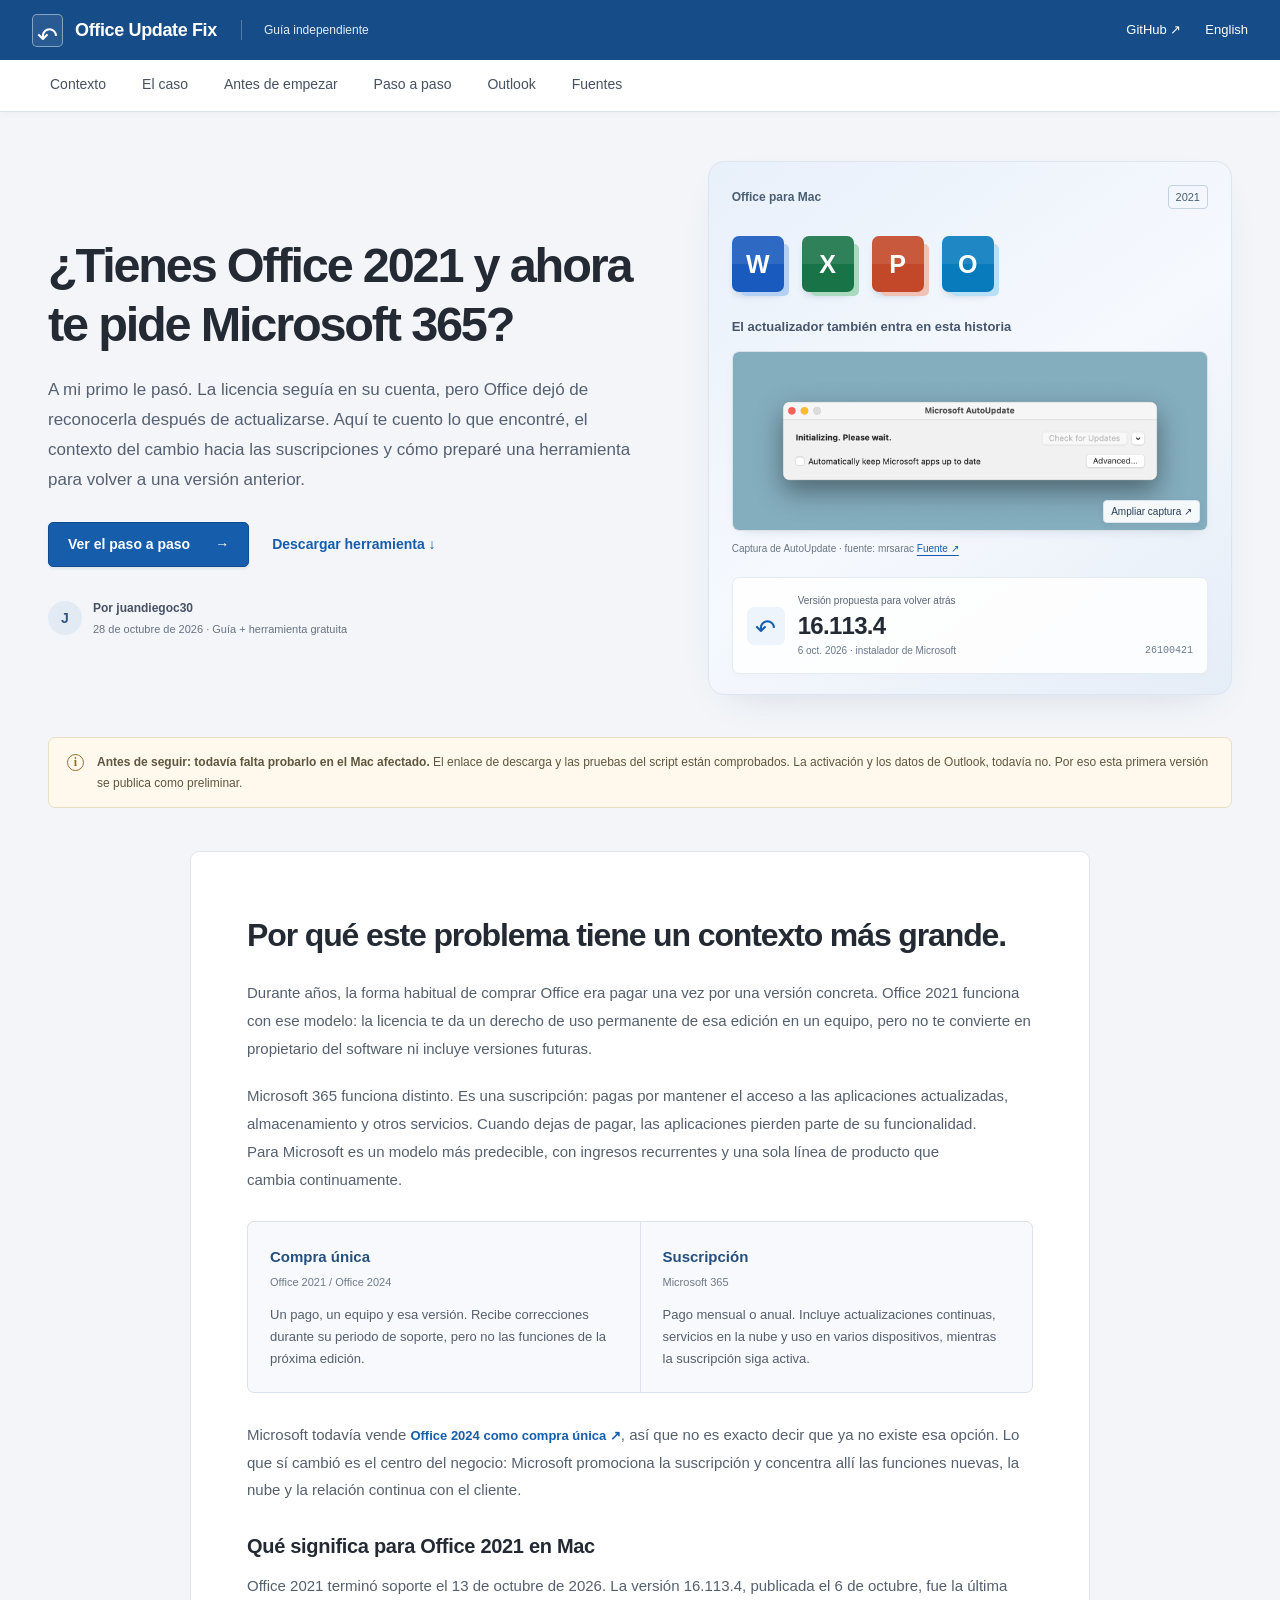
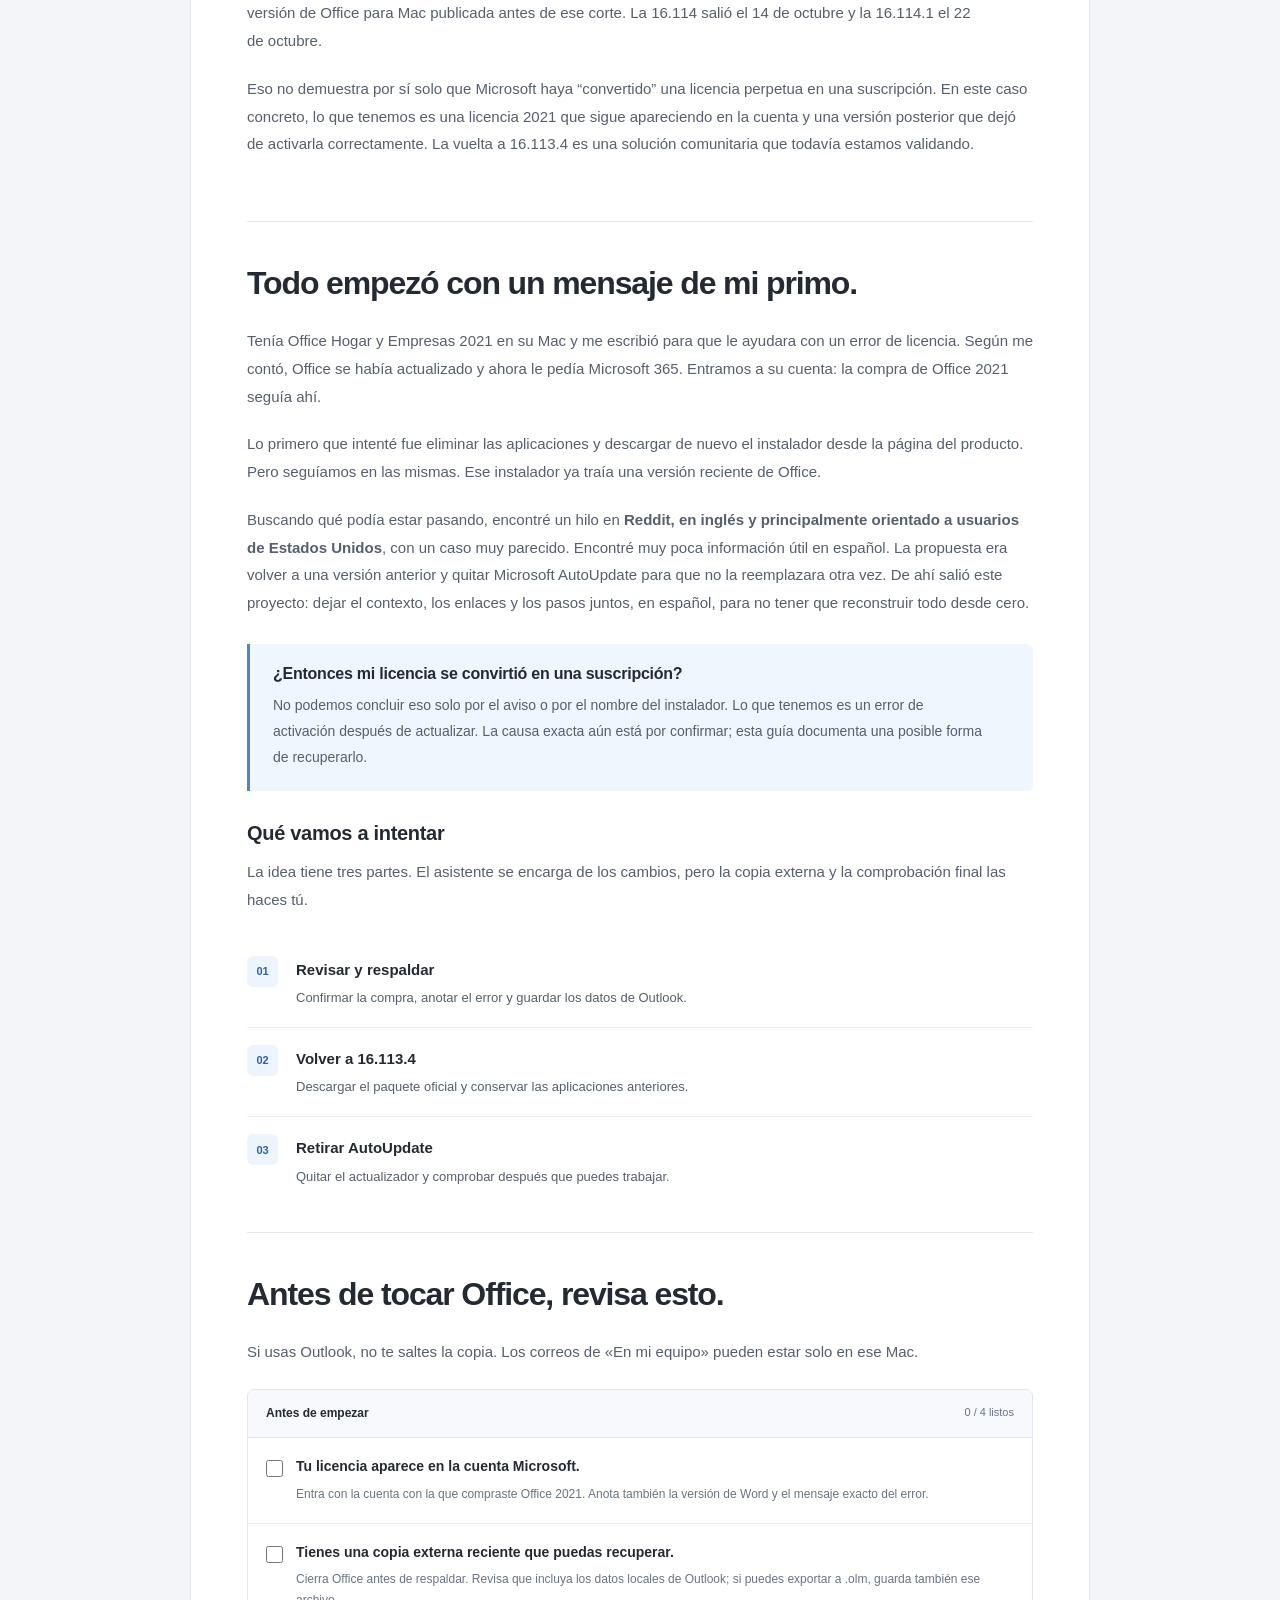
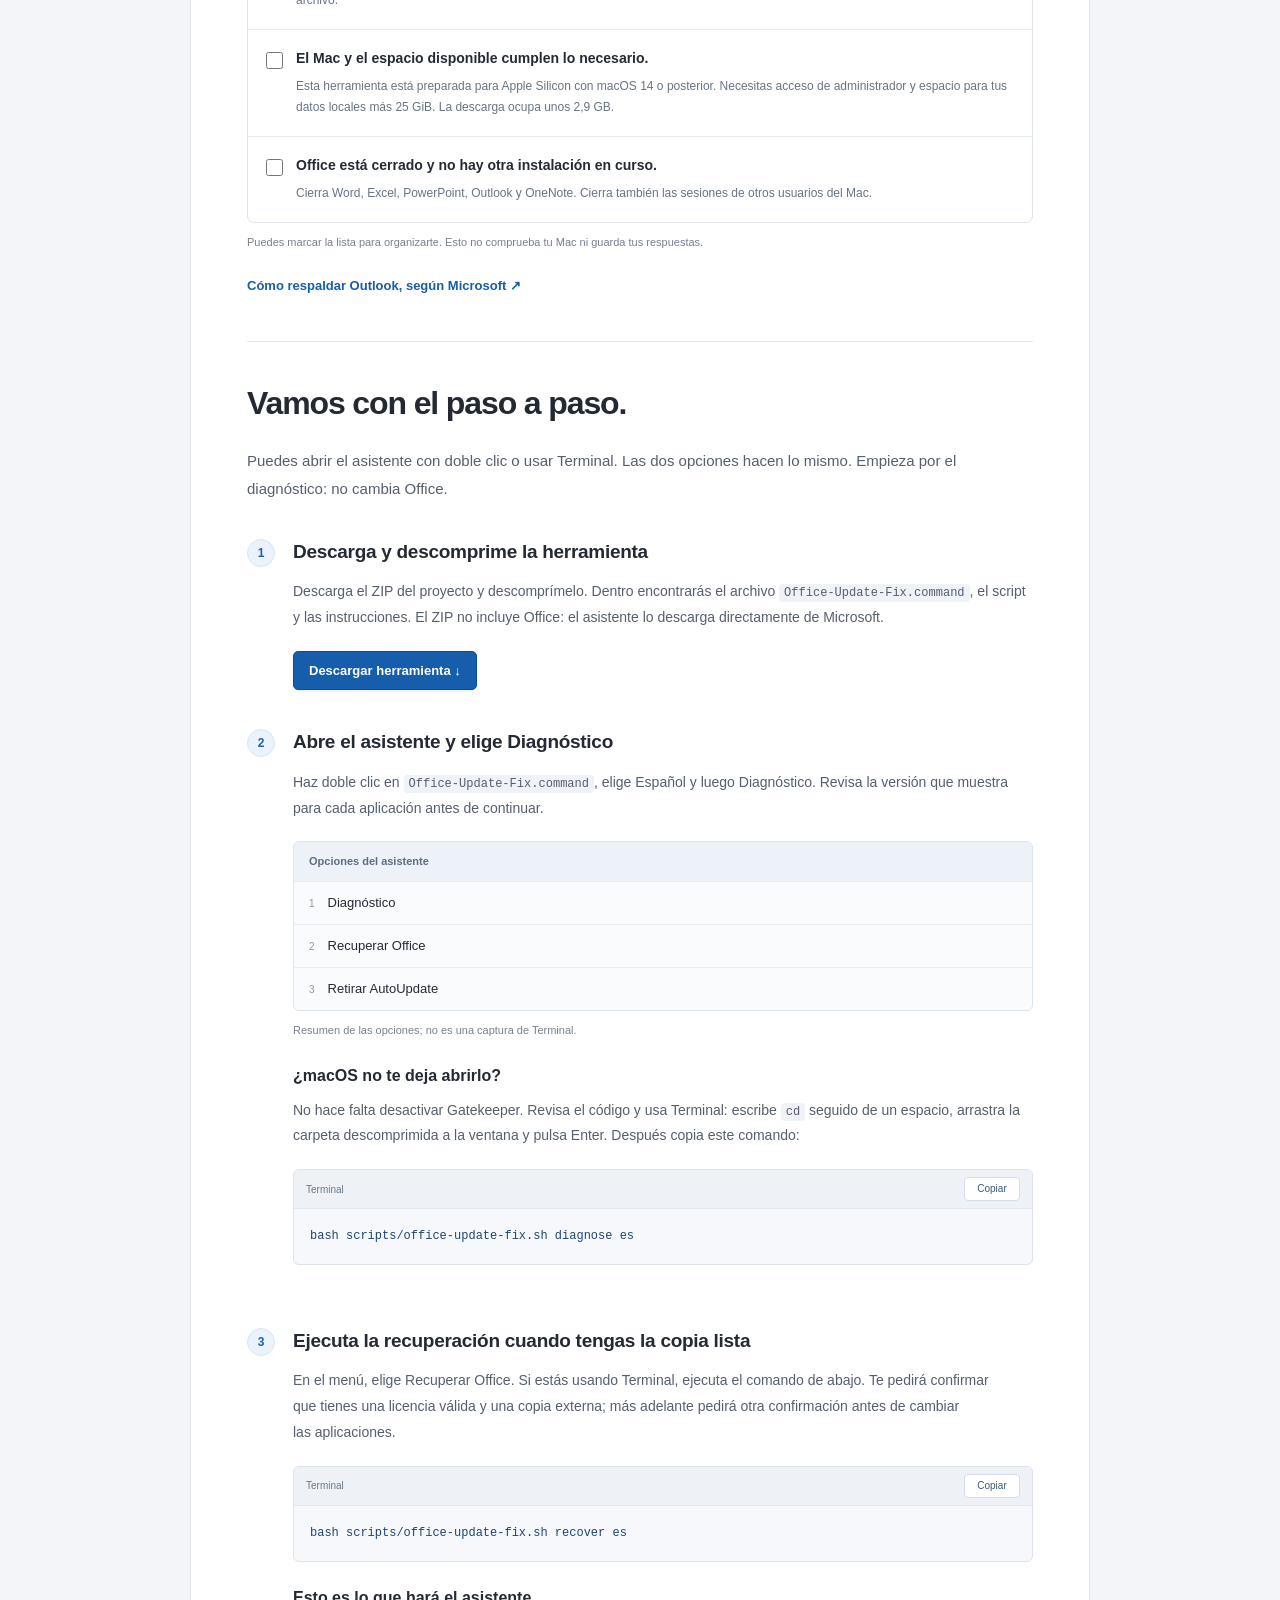
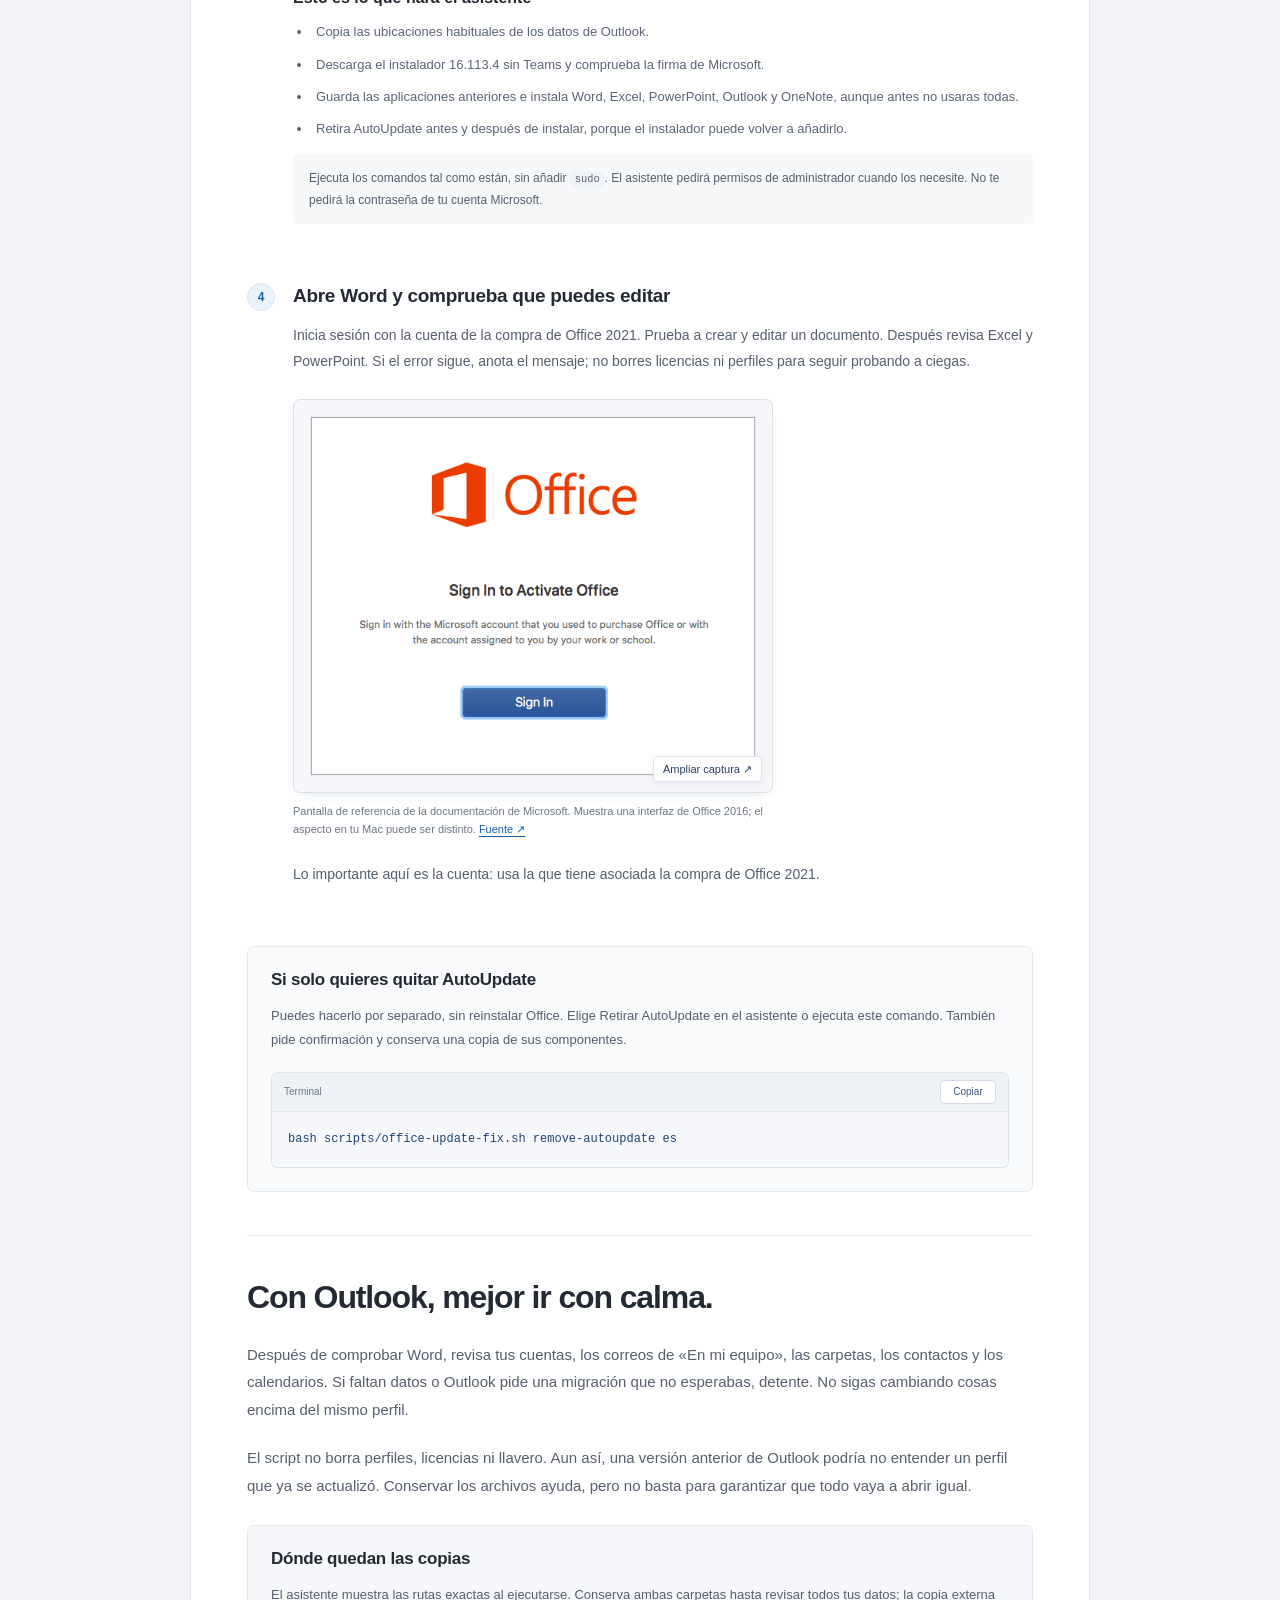
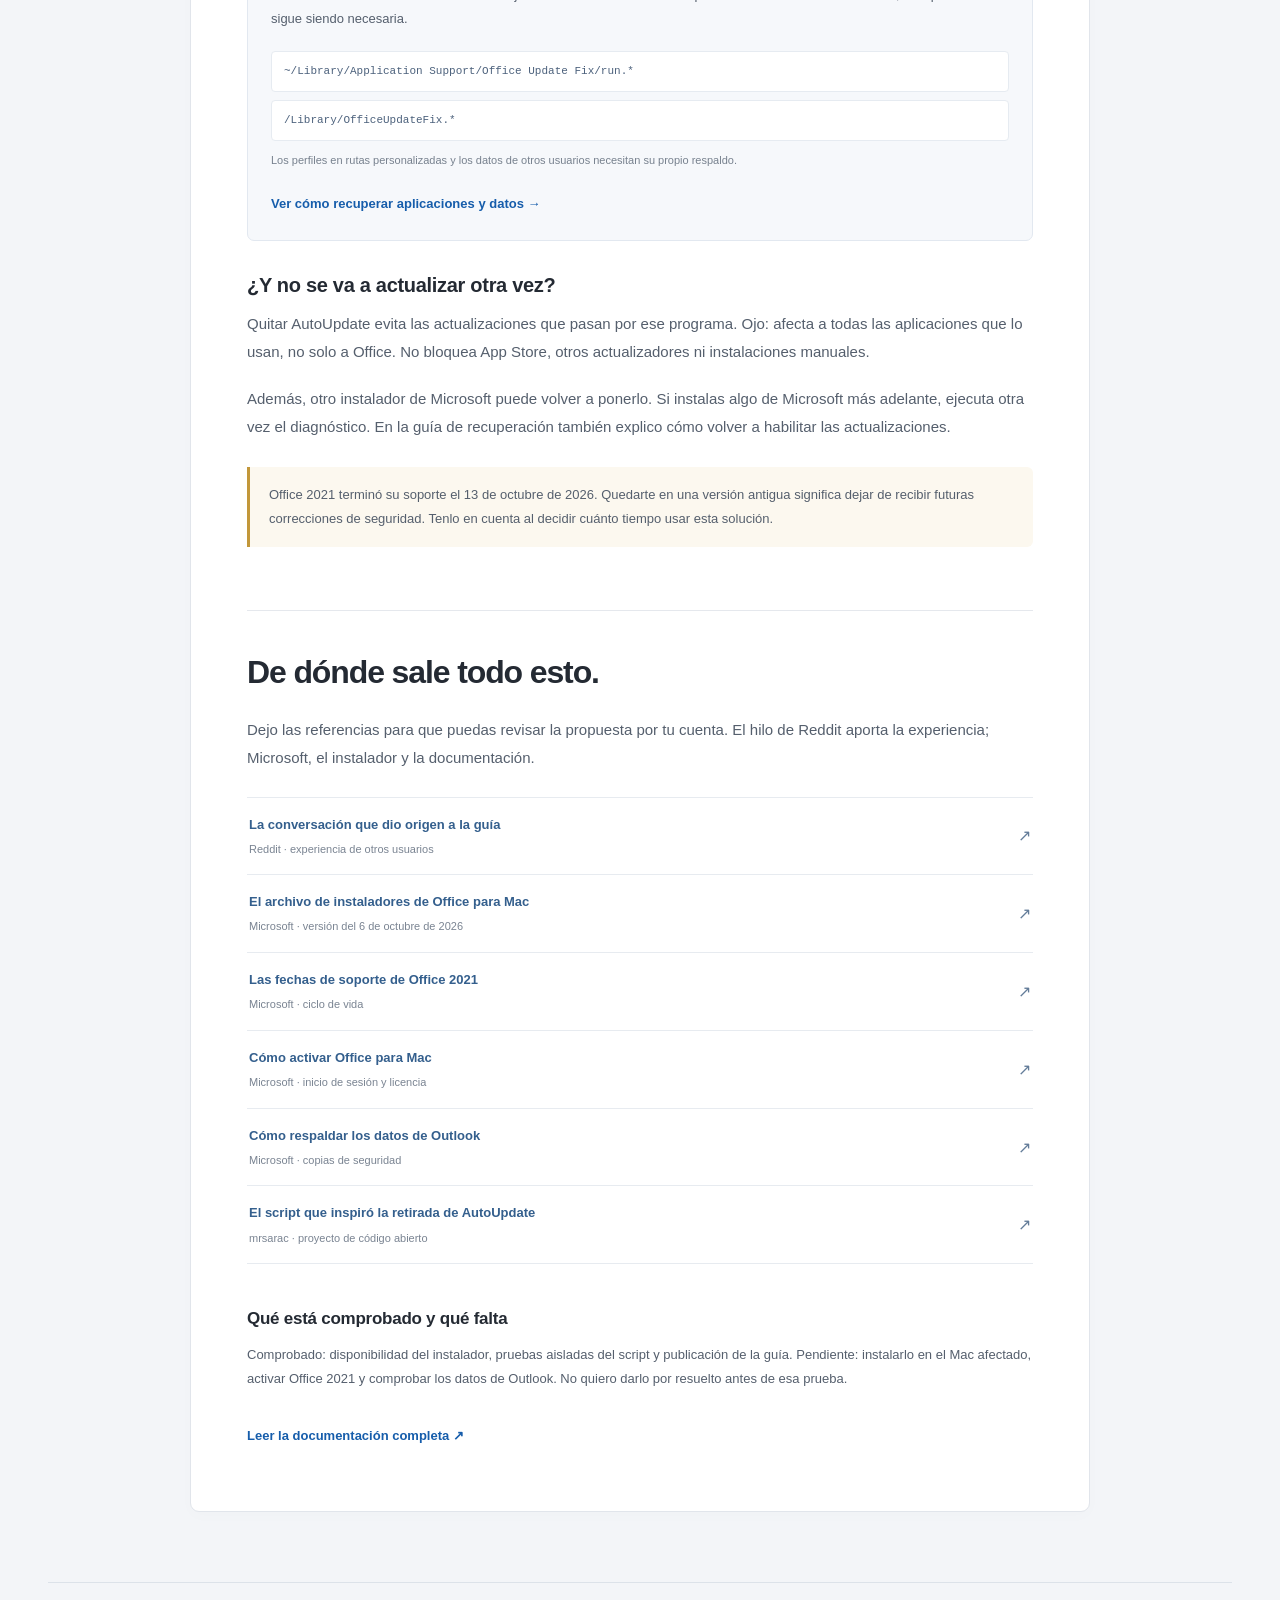
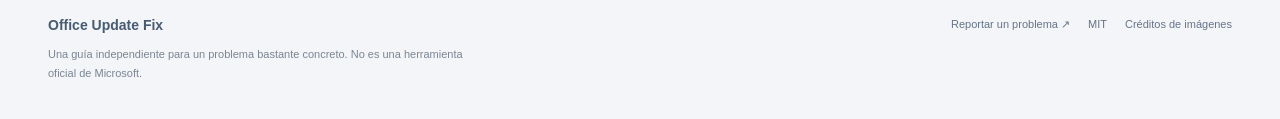
<file: docs/index.html>
<!doctype html>
<html lang="es">
<head>
<meta charset="utf-8"><meta name="viewport" content="width=device-width, initial-scale=1">
<title>Office 2021 en Mac: recuperar la versión anterior y quitar AutoUpdate | Office Update Fix</title><meta name="description" content="A mi primo le pasó. La licencia seguía en su cuenta, pero Office dejó de reconocerla después de actualizarse. Aquí te cuento lo que encontré y cómo preparé una herramienta para volver a una versión anterior.">
<meta name="theme-color" content="#164c88"><meta property="og:title" content="¿Tienes Office 2021 y ahora te pide Microsoft 365?"><meta property="og:description" content="A mi primo le pasó. La licencia seguía en su cuenta, pero Office dejó de reconocerla después de actualizarse. Aquí te cuento lo que encontré y cómo preparé una herramienta para volver a una versión anterior."><meta property="og:type" content="article"><meta property="og:image" content="https://juandiegoc30.github.io/office-update-fix/assets/autoupdate.png">
<link rel="icon" href="assets/favicon.svg" type="image/svg+xml"><link rel="stylesheet" href="style.css"><script src="site.js" defer></script>
</head>
<body>
<a class="skip" href="#main">Ir al contenido</a>
<header class="topbar"><div class="topbar-inner"><a class="brand" href="./"><span class="brand-symbol" aria-hidden="true">↶</span><span>Office Update Fix</span></a><span class="independent">Guía independiente</span><nav aria-label="Language / Idioma"><a href="https://github.com/juandiegoc30/office-update-fix">GitHub ↗</a><a href="en/" lang="en">English</a></nav></div></header>
<nav class="ribbon" aria-label="En esta página"><div><a href="#context" data-nav>Contexto</a><a href="#case" data-nav>El caso</a><a href="#prepare" data-nav>Antes de empezar</a><a href="#steps" data-nav>Paso a paso</a><a href="#outlook" data-nav>Outlook</a><a href="#sources" data-nav>Fuentes</a></div></nav>
<main id="main">
<section class="hero wrap"><div class="hero-copy"><h1>¿Tienes Office 2021 y ahora te pide Microsoft 365?</h1><p class="intro">A mi primo le pasó. La licencia seguía en su cuenta, pero Office dejó de reconocerla después de actualizarse. Aquí te cuento lo que encontré, el contexto del cambio hacia las suscripciones y cómo preparé una herramienta para volver a una versión anterior.</p><div class="actions"><a class="button" href="#steps">Ver el paso a paso <span aria-hidden="true">→</span></a><a class="download-link" href="https://github.com/juandiegoc30/office-update-fix/releases/latest/download/office-update-fix.zip">Descargar herramienta ↓</a></div><div class="byline"><span class="avatar" aria-hidden="true">J</span><div><strong>Por juandiegoc30</strong><span><time datetime="2026-10-28">28 de octubre de 2026</time> · Guía + herramienta gratuita</span></div></div></div>
<div class="hero-visual"><div class="visual-header"><strong>Office para Mac</strong><span>2021</span></div><div class="app-row"><span class="app-chip word" title="Word" aria-label="Word"><span aria-hidden="true">W</span></span><span class="app-chip excel" title="Excel" aria-label="Excel"><span aria-hidden="true">X</span></span><span class="app-chip powerpoint" title="PowerPoint" aria-label="PowerPoint"><span aria-hidden="true">P</span></span><span class="app-chip outlook" title="Outlook" aria-label="Outlook"><span aria-hidden="true">O</span></span></div><p class="visual-label">El actualizador también entra en esta historia</p><figure class="screenshot mau-shot"><a class="zoom-image" href="assets/autoupdate.png" data-zoom aria-label="Ampliar captura"><img src="assets/autoupdate.png" alt="Ventana de Microsoft AutoUpdate con la casilla para mantener las aplicaciones actualizadas." loading="lazy" width="1506" height="566"><span class="zoom-label">Ampliar captura ↗</span></a><figcaption>Captura de AutoUpdate · fuente: mrsarac <a href="https://github.com/mrsarac/microsoft-update-remover">Fuente ↗</a></figcaption></figure><div class="version-card"><span class="version-icon" aria-hidden="true">↶</span><div><small>Versión propuesta para volver atrás</small><strong>16.113.4</strong><span>6 oct. 2026 · instalador de Microsoft</span></div><span class="version-build">26100421</span></div></div></section>
<div class="wrap"><div class="preview-note"><span class="info-icon" aria-hidden="true">i</span><p><strong>Antes de seguir: todavía falta probarlo en el Mac afectado.</strong> El enlace de descarga y las pruebas del script están comprobados. La activación y los datos de Outlook, todavía no. Por eso esta primera versión se publica como preliminar.</p></div></div>
<div class="guide-layout wrap">
<article class="document">
<section id="context" class="guide-section"><h2>Por qué este problema tiene un contexto más grande.</h2><p>Durante años, la forma habitual de comprar Office era pagar una vez por una versión concreta. Office 2021 funciona con ese modelo: la licencia te da un derecho de uso permanente de esa edición en un equipo, pero no te convierte en propietario del software ni incluye versiones futuras.</p><p>Microsoft 365 funciona distinto. Es una suscripción: pagas por mantener el acceso a las aplicaciones actualizadas, almacenamiento y otros servicios. Cuando dejas de pagar, las aplicaciones pierden parte de su funcionalidad. Para Microsoft es un modelo más predecible, con ingresos recurrentes y una sola línea de producto que cambia continuamente.</p><div class="licensing-compare"><div><strong>Compra única</strong><span>Office 2021 / Office 2024</span><p>Un pago, un equipo y esa versión. Recibe correcciones durante su periodo de soporte, pero no las funciones de la próxima edición.</p></div><div><strong>Suscripción</strong><span>Microsoft 365</span><p>Pago mensual o anual. Incluye actualizaciones continuas, servicios en la nube y uso en varios dispositivos, mientras la suscripción siga activa.</p></div></div><p>Microsoft todavía vende <a class="text-link" href="https://support.microsoft.com/en-us/accounts-billing/subscriptions/try-or-buy-microsoft-365">Office 2024 como compra única ↗</a>, así que no es exacto decir que ya no existe esa opción. Lo que sí cambió es el centro del negocio: Microsoft promociona la suscripción y concentra allí las funciones nuevas, la nube y la relación continua con el cliente.</p><h3>Qué significa para Office 2021 en Mac</h3><p>Office 2021 terminó soporte el 13 de octubre de 2026. La versión 16.113.4, publicada el 6 de octubre, fue la última versión de Office para Mac publicada antes de ese corte. La 16.114 salió el 14 de octubre y la 16.114.1 el 22 de octubre.</p><p>Eso no demuestra por sí solo que Microsoft haya “convertido” una licencia perpetua en una suscripción. En este caso concreto, lo que tenemos es una licencia 2021 que sigue apareciendo en la cuenta y una versión posterior que dejó de activarla correctamente. La vuelta a 16.113.4 es una solución comunitaria que todavía estamos validando.</p></section>
<section id="case" class="guide-section"><h2>Todo empezó con un mensaje de mi primo.</h2><p>Tenía Office Hogar y Empresas 2021 en su Mac y me escribió para que le ayudara con un error de licencia. Según me contó, Office se había actualizado y ahora le pedía Microsoft 365. Entramos a su cuenta: la compra de Office 2021 seguía ahí.</p><p>Lo primero que intenté fue eliminar las aplicaciones y descargar de nuevo el instalador desde la página del producto. Pero seguíamos en las mismas. Ese instalador ya traía una versión reciente de Office.</p><p>Buscando qué podía estar pasando, encontré un hilo en <strong>Reddit, en inglés y principalmente orientado a usuarios de Estados Unidos</strong>, con un caso muy parecido. Encontré muy poca información útil en español. La propuesta era volver a una versión anterior y quitar Microsoft AutoUpdate para que no la reemplazara otra vez. De ahí salió este proyecto: dejar el contexto, los enlaces y los pasos juntos, en español, para no tener que reconstruir todo desde cero.</p><div class="explanation"><h3>¿Entonces mi licencia se convirtió en una suscripción?</h3><p>No podemos concluir eso solo por el aviso o por el nombre del instalador. Lo que tenemos es un error de activación después de actualizar. La causa exacta aún está por confirmar; esta guía documenta una posible forma de recuperarlo.</p></div><h3>Qué vamos a intentar</h3><p>La idea tiene tres partes. El asistente se encarga de los cambios, pero la copia externa y la comprobación final las haces tú.</p><ol class="plan"><li><span class="plan-number">01</span><div><strong>Revisar y respaldar</strong><p>Confirmar la compra, anotar el error y guardar los datos de Outlook.</p></div></li><li><span class="plan-number">02</span><div><strong>Volver a 16.113.4</strong><p>Descargar el paquete oficial y conservar las aplicaciones anteriores.</p></div></li><li><span class="plan-number">03</span><div><strong>Retirar AutoUpdate</strong><p>Quitar el actualizador y comprobar después que puedes trabajar.</p></div></li></ol></section>
<section id="prepare" class="guide-section"><div class="section-label">02 <span>Antes de empezar</span></div><h2>Antes de tocar Office, revisa esto.</h2><p>Si usas Outlook, no te saltes la copia. Los correos de «En mi equipo» pueden estar solo en ese Mac.</p><div class="checklist" data-checklist><div class="checklist-heading"><strong>Antes de empezar</strong><output data-check-count data-word="listos" aria-live="polite">0 / 4 listos</output></div><label class="check-item"><input type="checkbox"><span><strong>Tu licencia aparece en la cuenta Microsoft.</strong><span>Entra con la cuenta con la que compraste Office 2021. Anota también la versión de Word y el mensaje exacto del error.</span></span></label><label class="check-item"><input type="checkbox"><span><strong>Tienes una copia externa reciente que puedas recuperar.</strong><span>Cierra Office antes de respaldar. Revisa que incluya los datos locales de Outlook; si puedes exportar a .olm, guarda también ese archivo.</span></span></label><label class="check-item"><input type="checkbox"><span><strong>El Mac y el espacio disponible cumplen lo necesario.</strong><span>Esta herramienta está preparada para Apple Silicon con macOS 14 o posterior. Necesitas acceso de administrador y espacio para tus datos locales más 25 GiB. La descarga ocupa unos 2,9 GB.</span></span></label><label class="check-item"><input type="checkbox"><span><strong>Office está cerrado y no hay otra instalación en curso.</strong><span>Cierra Word, Excel, PowerPoint, Outlook y OneNote. Cierra también las sesiones de otros usuarios del Mac.</span></span></label></div><p class="caption">Puedes marcar la lista para organizarte. Esto no comprueba tu Mac ni guarda tus respuestas.</p><a class="text-link" href="https://support.microsoft.com/en-us/outlook/automatically-archive-or-back-up-outlook-for-mac-items">Cómo respaldar Outlook, según Microsoft ↗</a></section>
<section id="steps" class="guide-section"><div class="section-label">03 <span>Paso a paso</span></div><h2>Vamos con el paso a paso.</h2><p>Puedes abrir el asistente con doble clic o usar Terminal. Las dos opciones hacen lo mismo. Empieza por el diagnóstico: no cambia Office.</p>
<div class="step"><span class="step-number">1</span><div><h3>Descarga y descomprime la herramienta</h3><p>Descarga el ZIP del proyecto y descomprímelo. Dentro encontrarás el archivo <code>Office-Update-Fix.command</code>, el script y las instrucciones. El ZIP no incluye Office: el asistente lo descarga directamente de Microsoft.</p><a class="button small" href="https://github.com/juandiegoc30/office-update-fix/releases/latest/download/office-update-fix.zip">Descargar herramienta ↓</a></div></div>
<div class="step"><span class="step-number">2</span><div><h3>Abre el asistente y elige Diagnóstico</h3><p>Haz doble clic en <code>Office-Update-Fix.command</code>, elige Español y luego Diagnóstico. Revisa la versión que muestra para cada aplicación antes de continuar.</p><div class="launcher"><div class="launcher-title">Opciones del asistente</div><div class="launcher-row"><span>1</span>Diagnóstico</div><div class="launcher-row"><span>2</span>Recuperar Office</div><div class="launcher-row"><span>3</span>Retirar AutoUpdate</div></div><p class="caption">Resumen de las opciones; no es una captura de Terminal.</p><h4>¿macOS no te deja abrirlo?</h4><p>No hace falta desactivar Gatekeeper. Revisa el código y usa Terminal: escribe <code>cd</code> seguido de un espacio, arrastra la carpeta descomprimida a la ventana y pulsa Enter. Después copia este comando:</p><div class="command"><div class="command-bar"><span>Terminal</span><button type="button" data-copy data-success="Copiado" data-error="No se pudo copiar. Selecciona el comando y cópialo manualmente.">Copiar</button></div><code>bash scripts/office-update-fix.sh diagnose es</code></div></div></div>
<div class="step"><span class="step-number">3</span><div><h3>Ejecuta la recuperación cuando tengas la copia lista</h3><p>En el menú, elige Recuperar Office. Si estás usando Terminal, ejecuta el comando de abajo. Te pedirá confirmar que tienes una licencia válida y una copia externa; más adelante pedirá otra confirmación antes de cambiar las aplicaciones.</p><div class="command"><div class="command-bar"><span>Terminal</span><button type="button" data-copy data-success="Copiado" data-error="No se pudo copiar. Selecciona el comando y cópialo manualmente.">Copiar</button></div><code>bash scripts/office-update-fix.sh recover es</code></div><h4>Esto es lo que hará el asistente</h4><ul class="action-list"><li>Copia las ubicaciones habituales de los datos de Outlook.</li><li>Descarga el instalador 16.113.4 sin Teams y comprueba la firma de Microsoft.</li><li>Guarda las aplicaciones anteriores e instala Word, Excel, PowerPoint, Outlook y OneNote, aunque antes no usaras todas.</li><li>Retira AutoUpdate antes y después de instalar, porque el instalador puede volver a añadirlo.</li></ul><p class="note">Ejecuta los comandos tal como están, sin añadir <code>sudo</code>. El asistente pedirá permisos de administrador cuando los necesite. No te pedirá la contraseña de tu cuenta Microsoft.</p></div></div>
<div class="step"><span class="step-number">4</span><div><h3>Abre Word y comprueba que puedes editar</h3><p>Inicia sesión con la cuenta de la compra de Office 2021. Prueba a crear y editar un documento. Después revisa Excel y PowerPoint. Si el error sigue, anota el mensaje; no borres licencias ni perfiles para seguir probando a ciegas.</p><figure class="screenshot signin-shot"><a class="zoom-image" href="assets/sign-in.png" data-zoom aria-label="Ampliar captura"><img src="assets/sign-in.png" alt="Pantalla de activación de Office 2016 con el botón Sign In para iniciar sesión." loading="lazy" width="577" height="465"><span class="zoom-label">Ampliar captura ↗</span></a><figcaption>Pantalla de referencia de la documentación de Microsoft. Muestra una interfaz de Office 2016; el aspecto en tu Mac puede ser distinto. <a href="https://support.microsoft.com/en-us/microsoft-365-activation-licensing/office-install/activate-office-for-mac">Fuente ↗</a></figcaption></figure><p>Lo importante aquí es la cuenta: usa la que tiene asociada la compra de Office 2021.</p></div></div>
<div class="standalone"><h3>Si solo quieres quitar AutoUpdate</h3><p>Puedes hacerlo por separado, sin reinstalar Office. Elige Retirar AutoUpdate en el asistente o ejecuta este comando. También pide confirmación y conserva una copia de sus componentes.</p><div class="command"><div class="command-bar"><span>Terminal</span><button type="button" data-copy data-success="Copiado" data-error="No se pudo copiar. Selecciona el comando y cópialo manualmente.">Copiar</button></div><code>bash scripts/office-update-fix.sh remove-autoupdate es</code></div></div><p id="copy-status" class="copy-status" role="status"></p></section>
<section id="outlook" class="guide-section"><div class="section-label">04 <span>Outlook</span></div><h2>Con Outlook, mejor ir con calma.</h2><p>Después de comprobar Word, revisa tus cuentas, los correos de «En mi equipo», las carpetas, los contactos y los calendarios. Si faltan datos o Outlook pide una migración que no esperabas, detente. No sigas cambiando cosas encima del mismo perfil.</p><p>El script no borra perfiles, licencias ni llavero. Aun así, una versión anterior de Outlook podría no entender un perfil que ya se actualizó. Conservar los archivos ayuda, pero no basta para garantizar que todo vaya a abrir igual.</p><div class="backup"><h3>Dónde quedan las copias</h3><p>El asistente muestra las rutas exactas al ejecutarse. Conserva ambas carpetas hasta revisar todos tus datos; la copia externa sigue siendo necesaria.</p><code>~/Library/Application Support/Office Update Fix/run.*</code><code>/Library/OfficeUpdateFix.*</code><p class="caption">Los perfiles en rutas personalizadas y los datos de otros usuarios necesitan su propio respaldo.</p><a class="text-link" href="https://github.com/juandiegoc30/office-update-fix/blob/main/RECOVERY.md">Ver cómo recuperar aplicaciones y datos →</a></div><h3>¿Y no se va a actualizar otra vez?</h3><p>Quitar AutoUpdate evita las actualizaciones que pasan por ese programa. Ojo: afecta a todas las aplicaciones que lo usan, no solo a Office. No bloquea App Store, otros actualizadores ni instalaciones manuales.</p><p>Además, otro instalador de Microsoft puede volver a ponerlo. Si instalas algo de Microsoft más adelante, ejecuta otra vez el diagnóstico. En la guía de recuperación también explico cómo volver a habilitar las actualizaciones.</p><p class="security-note">Office 2021 terminó su soporte el 13 de octubre de 2026. Quedarte en una versión antigua significa dejar de recibir futuras correcciones de seguridad. Tenlo en cuenta al decidir cuánto tiempo usar esta solución.</p></section>
<section id="sources" class="guide-section"><div class="section-label">05 <span>Fuentes</span></div><h2>De dónde sale todo esto.</h2><p>Dejo las referencias para que puedas revisar la propuesta por tu cuenta. El hilo de Reddit aporta la experiencia; Microsoft, el instalador y la documentación.</p><ul class="sources"><li><a href="https://www.reddit.com/r/macapps/comments/1xf6o5f/fixed_how_to_get_microsoft_office_2021_for_mac_to/"><span><strong>La conversación que dio origen a la guía</strong><small>Reddit · experiencia de otros usuarios</small></span><span aria-hidden="true">↗</span></a></li><li><a href="https://learn.microsoft.com/en-us/officeupdates/update-history-office-for-mac"><span><strong>El archivo de instaladores de Office para Mac</strong><small>Microsoft · versión del 6 de octubre de 2026</small></span><span aria-hidden="true">↗</span></a></li><li><a href="https://learn.microsoft.com/en-us/lifecycle/products/office-2021"><span><strong>Las fechas de soporte de Office 2021</strong><small>Microsoft · ciclo de vida</small></span><span aria-hidden="true">↗</span></a></li><li><a href="https://support.microsoft.com/en-us/microsoft-365-activation-licensing/office-install/activate-office-for-mac"><span><strong>Cómo activar Office para Mac</strong><small>Microsoft · inicio de sesión y licencia</small></span><span aria-hidden="true">↗</span></a></li><li><a href="https://support.microsoft.com/en-us/outlook/automatically-archive-or-back-up-outlook-for-mac-items"><span><strong>Cómo respaldar los datos de Outlook</strong><small>Microsoft · copias de seguridad</small></span><span aria-hidden="true">↗</span></a></li><li><a href="https://github.com/mrsarac/microsoft-update-remover"><span><strong>El script que inspiró la retirada de AutoUpdate</strong><small>mrsarac · proyecto de código abierto</small></span><span aria-hidden="true">↗</span></a></li></ul><div class="evidence"><h3>Qué está comprobado y qué falta</h3><p>Comprobado: disponibilidad del instalador, pruebas aisladas del script y publicación de la guía. Pendiente: instalarlo en el Mac afectado, activar Office 2021 y comprobar los datos de Outlook. No quiero darlo por resuelto antes de esa prueba.</p></div><a class="text-link" href="https://github.com/juandiegoc30/office-update-fix/blob/main/README.md">Leer la documentación completa ↗</a></section>
</article></div></main>
<footer class="wrap"><div><a class="footer-brand" href="./">Office Update Fix</a><p>Una guía independiente para un problema bastante concreto. No es una herramienta oficial de Microsoft.</p></div><nav><a href="https://github.com/juandiegoc30/office-update-fix/issues">Reportar un problema ↗</a><a href="https://github.com/juandiegoc30/office-update-fix/blob/main/LICENSE">MIT</a><a href="assets/credits.html">Créditos de imágenes</a></nav></footer>
<dialog class="image-dialog" aria-label="Ampliar captura"><form method="dialog"><button class="dialog-close" aria-label="Cerrar captura">×</button></form><img alt=""><p></p></dialog>
</body></html>
</file>
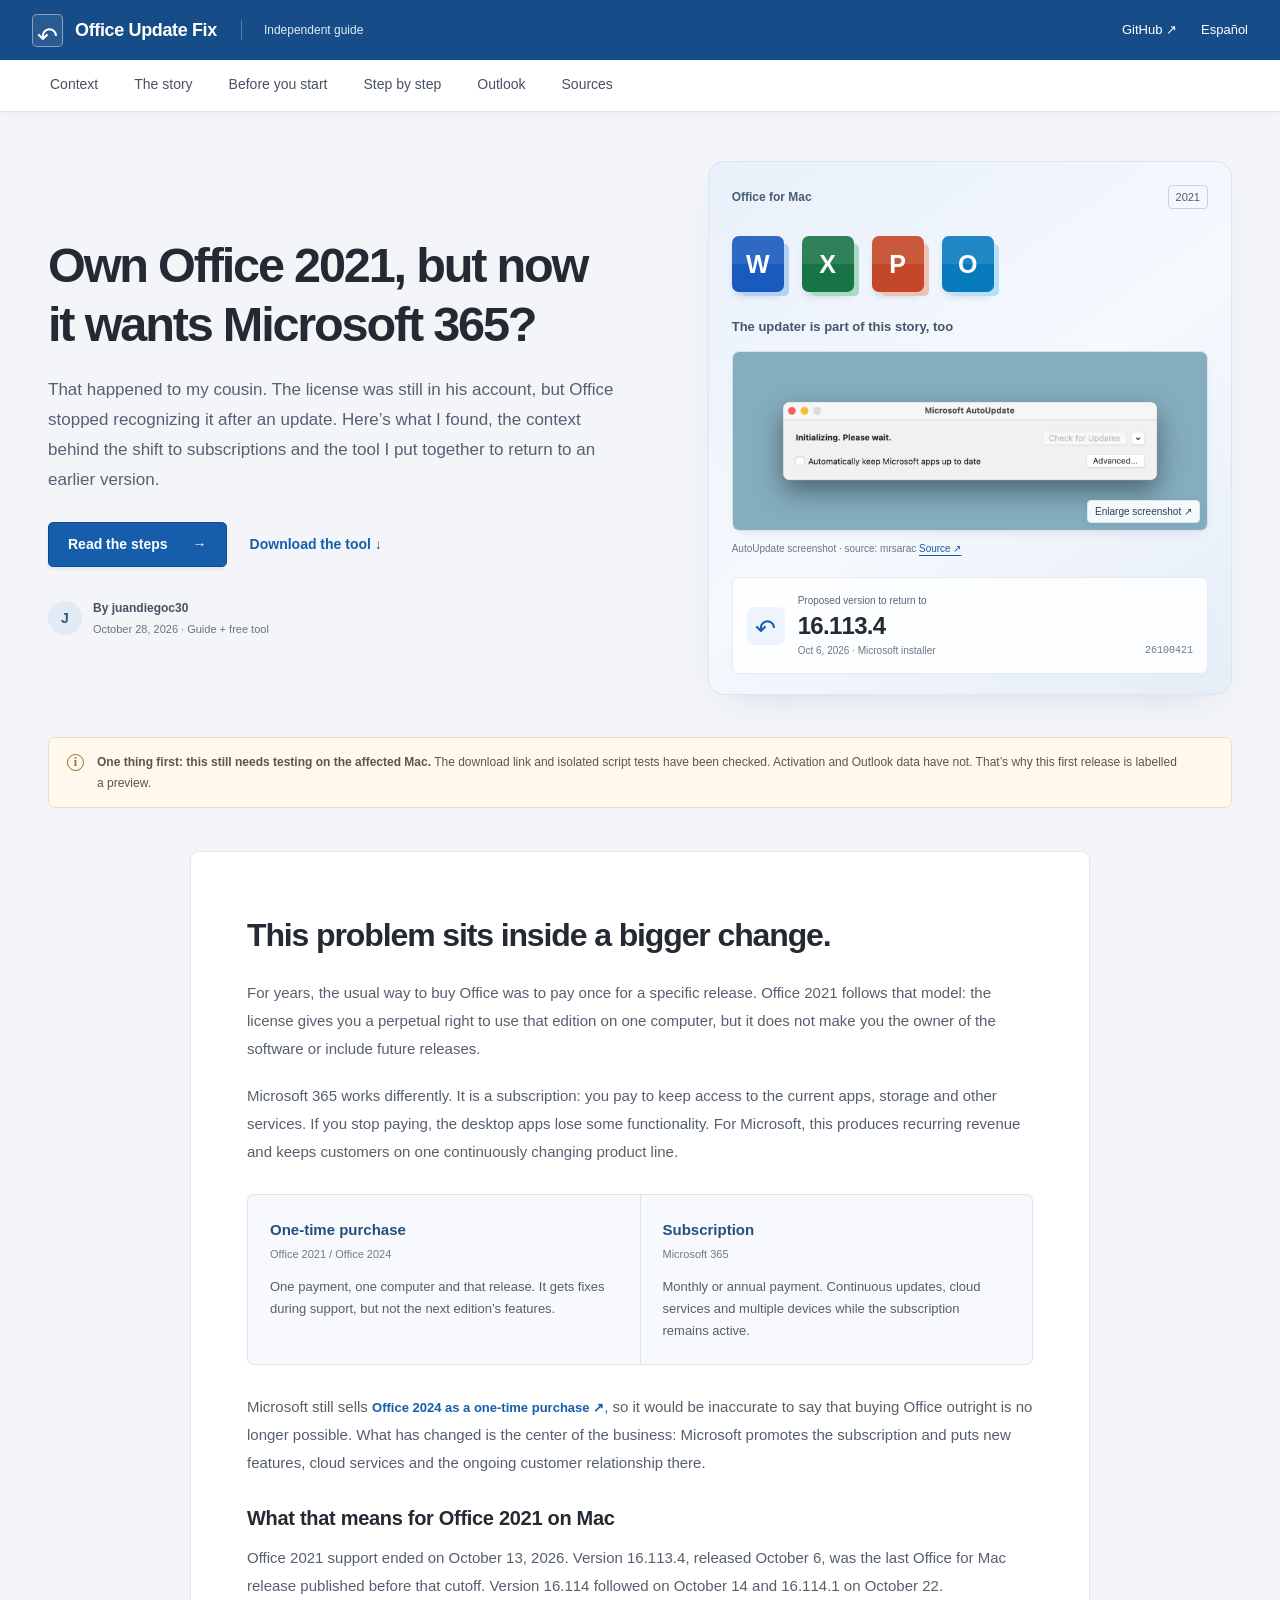
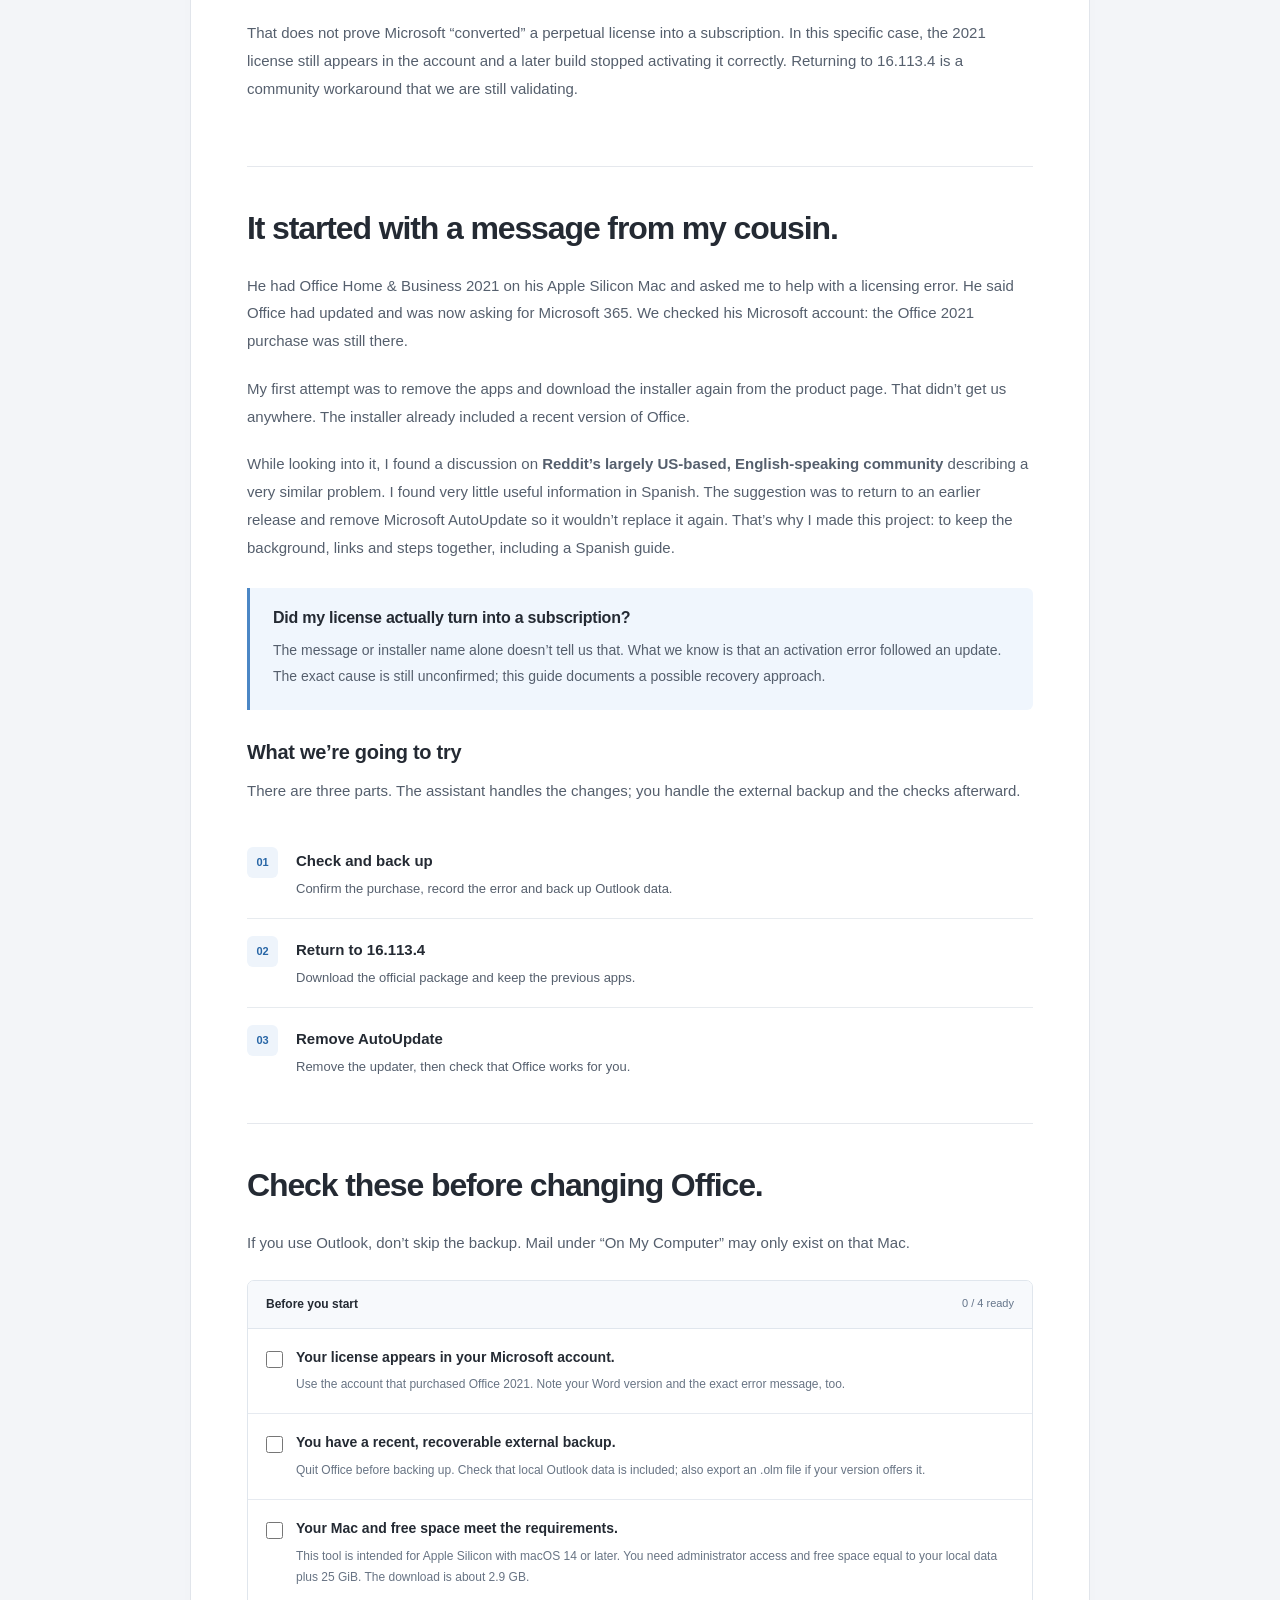
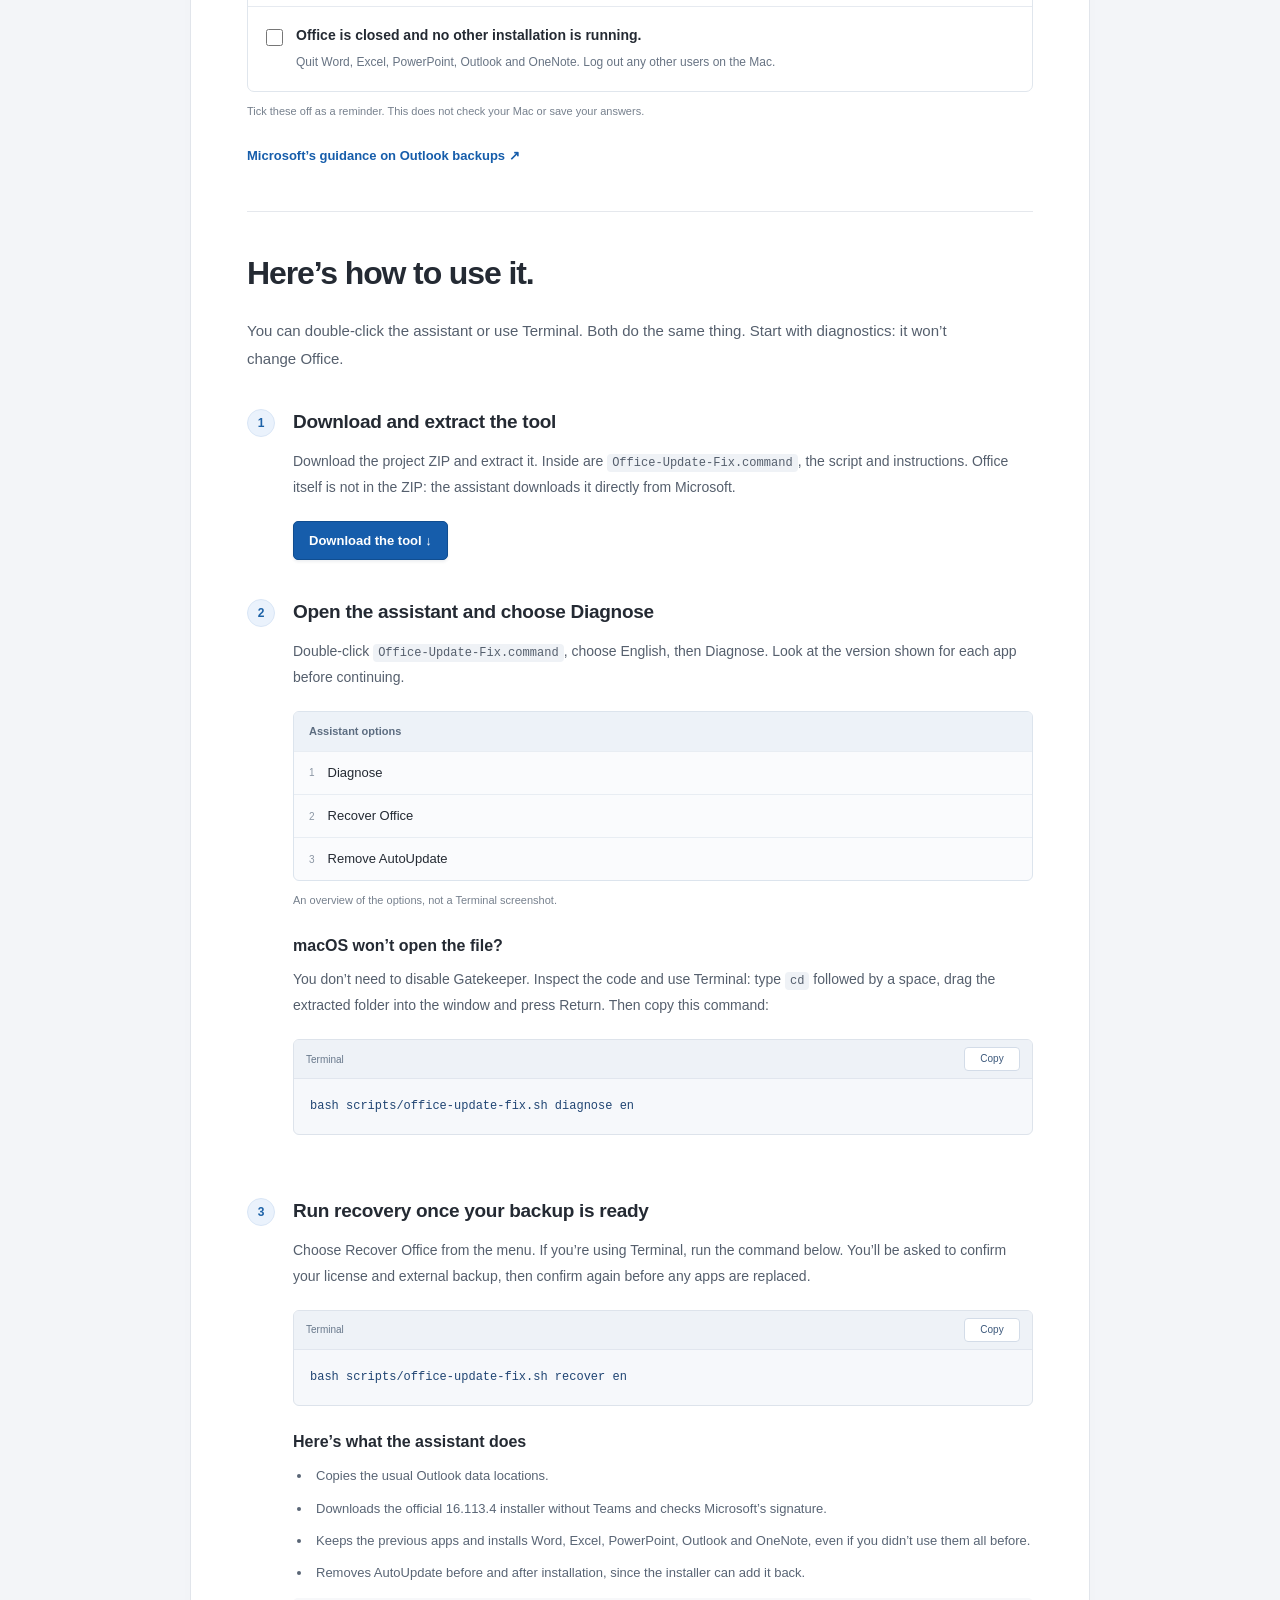
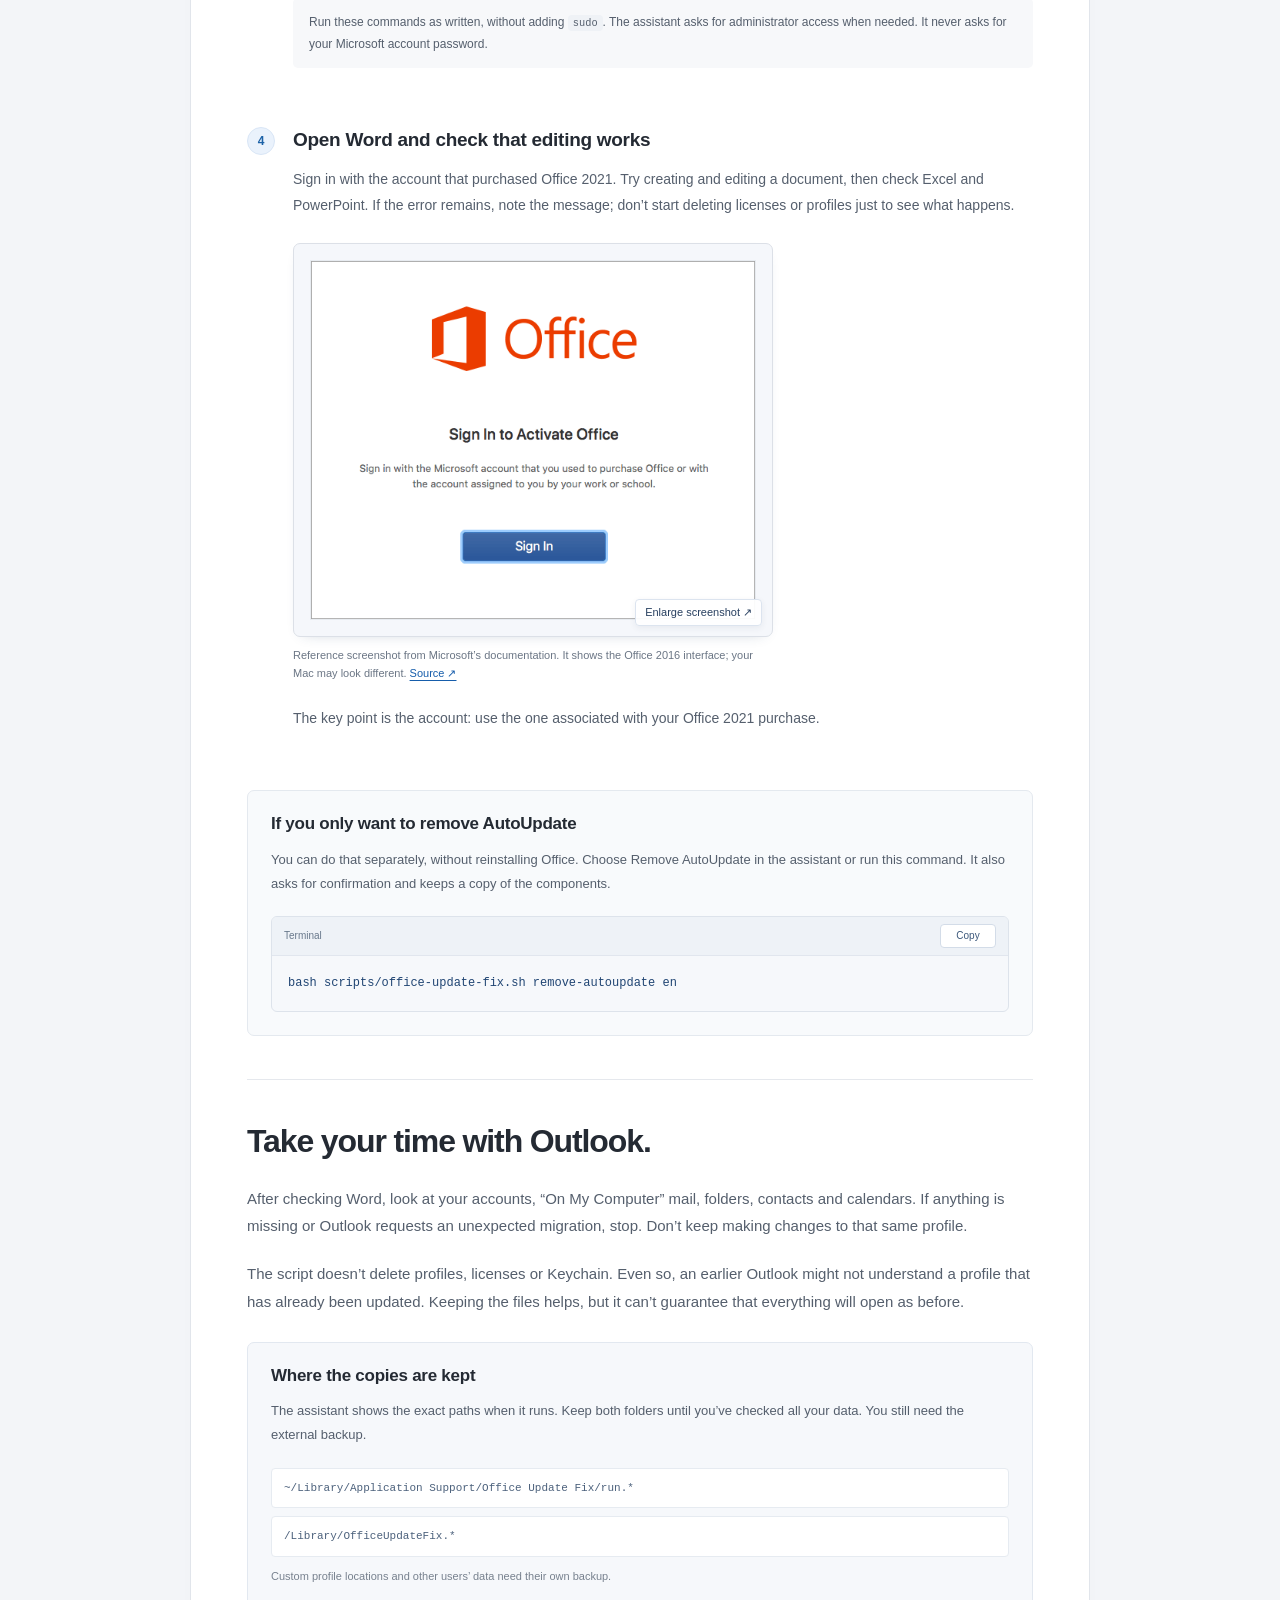
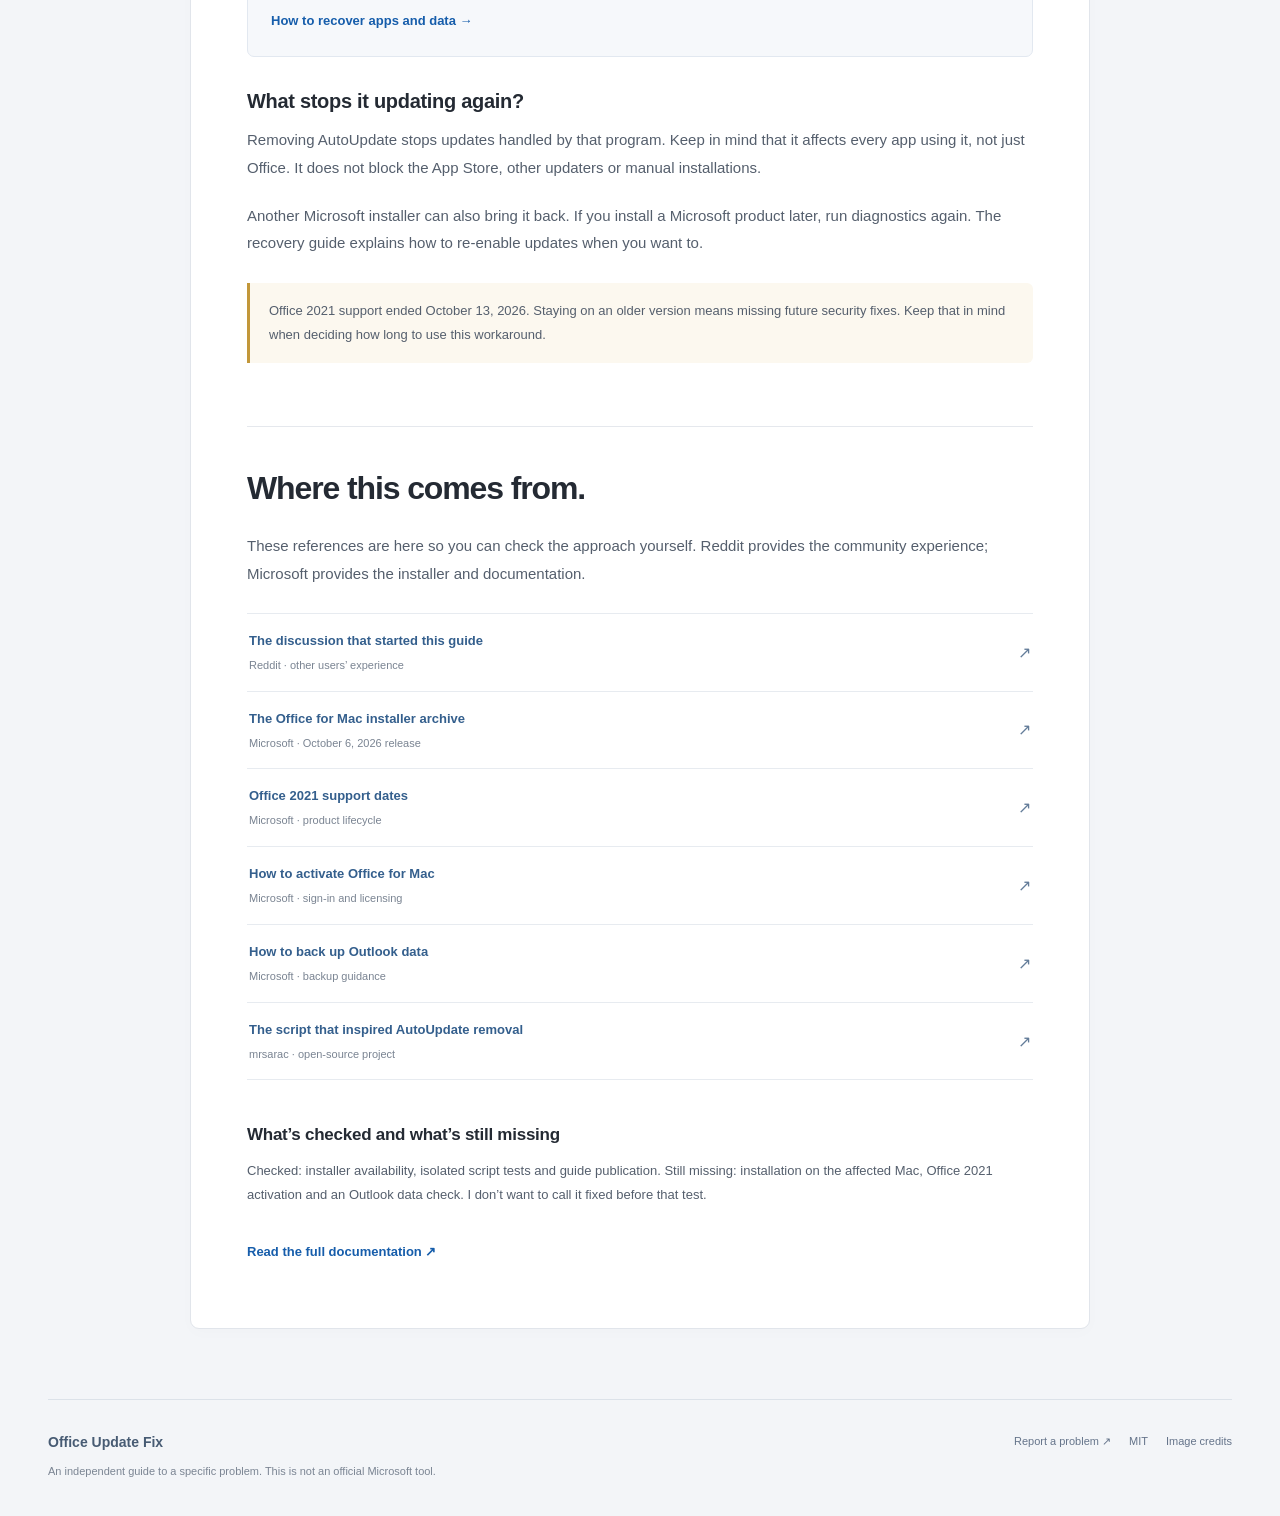
<file: docs/en/index.html>
<!doctype html>
<html lang="en">
<head>
<meta charset="utf-8"><meta name="viewport" content="width=device-width, initial-scale=1">
<title>Office 2021 on Mac: restore an earlier version and remove AutoUpdate | Office Update Fix</title><meta name="description" content="That happened to my cousin. The license was still in his account, but Office stopped recognizing it after an update. Here’s what I found and the tool I put together to help return to an earlier version.">
<meta name="theme-color" content="#164c88"><meta property="og:title" content="Own Office 2021, but now it wants Microsoft 365?"><meta property="og:description" content="That happened to my cousin. The license was still in his account, but Office stopped recognizing it after an update. Here’s what I found and the tool I put together to help return to an earlier version."><meta property="og:type" content="article"><meta property="og:image" content="https://juandiegoc30.github.io/office-update-fix/assets/autoupdate.png">
<link rel="icon" href="../assets/favicon.svg" type="image/svg+xml"><link rel="stylesheet" href="../style.css"><script src="../site.js" defer></script>
</head>
<body>
<a class="skip" href="#main">Skip to content</a>
<header class="topbar"><div class="topbar-inner"><a class="brand" href="../"><span class="brand-symbol" aria-hidden="true">↶</span><span>Office Update Fix</span></a><span class="independent">Independent guide</span><nav aria-label="Language / Idioma"><a href="https://github.com/juandiegoc30/office-update-fix">GitHub ↗</a><a href="../" lang="es">Español</a></nav></div></header>
<nav class="ribbon" aria-label="On this page"><div><a href="#context" data-nav>Context</a><a href="#case" data-nav>The story</a><a href="#prepare" data-nav>Before you start</a><a href="#steps" data-nav>Step by step</a><a href="#outlook" data-nav>Outlook</a><a href="#sources" data-nav>Sources</a></div></nav>
<main id="main">
<section class="hero wrap"><div class="hero-copy"><h1>Own Office 2021, but now it wants Microsoft 365?</h1><p class="intro">That happened to my cousin. The license was still in his account, but Office stopped recognizing it after an update. Here’s what I found, the context behind the shift to subscriptions and the tool I put together to return to an earlier version.</p><div class="actions"><a class="button" href="#steps">Read the steps <span aria-hidden="true">→</span></a><a class="download-link" href="https://github.com/juandiegoc30/office-update-fix/releases/latest/download/office-update-fix.zip">Download the tool ↓</a></div><div class="byline"><span class="avatar" aria-hidden="true">J</span><div><strong>By juandiegoc30</strong><span><time datetime="2026-10-28">October 28, 2026</time> · Guide + free tool</span></div></div></div>
<div class="hero-visual"><div class="visual-header"><strong>Office for Mac</strong><span>2021</span></div><div class="app-row"><span class="app-chip word" title="Word" aria-label="Word"><span aria-hidden="true">W</span></span><span class="app-chip excel" title="Excel" aria-label="Excel"><span aria-hidden="true">X</span></span><span class="app-chip powerpoint" title="PowerPoint" aria-label="PowerPoint"><span aria-hidden="true">P</span></span><span class="app-chip outlook" title="Outlook" aria-label="Outlook"><span aria-hidden="true">O</span></span></div><p class="visual-label">The updater is part of this story, too</p><figure class="screenshot mau-shot"><a class="zoom-image" href="../assets/autoupdate.png" data-zoom aria-label="Enlarge screenshot"><img src="../assets/autoupdate.png" alt="Microsoft AutoUpdate window with the option to keep Microsoft apps up to date." loading="lazy" width="1506" height="566"><span class="zoom-label">Enlarge screenshot ↗</span></a><figcaption>AutoUpdate screenshot · source: mrsarac <a href="https://github.com/mrsarac/microsoft-update-remover">Source ↗</a></figcaption></figure><div class="version-card"><span class="version-icon" aria-hidden="true">↶</span><div><small>Proposed version to return to</small><strong>16.113.4</strong><span>Oct 6, 2026 · Microsoft installer</span></div><span class="version-build">26100421</span></div></div></section>
<div class="wrap"><div class="preview-note"><span class="info-icon" aria-hidden="true">i</span><p><strong>One thing first: this still needs testing on the affected Mac.</strong> The download link and isolated script tests have been checked. Activation and Outlook data have not. That’s why this first release is labelled a preview.</p></div></div>
<div class="guide-layout wrap">
<article class="document">
<section id="context" class="guide-section"><h2>This problem sits inside a bigger change.</h2><p>For years, the usual way to buy Office was to pay once for a specific release. Office 2021 follows that model: the license gives you a perpetual right to use that edition on one computer, but it does not make you the owner of the software or include future releases.</p><p>Microsoft 365 works differently. It is a subscription: you pay to keep access to the current apps, storage and other services. If you stop paying, the desktop apps lose some functionality. For Microsoft, this produces recurring revenue and keeps customers on one continuously changing product line.</p><div class="licensing-compare"><div><strong>One-time purchase</strong><span>Office 2021 / Office 2024</span><p>One payment, one computer and that release. It gets fixes during support, but not the next edition’s features.</p></div><div><strong>Subscription</strong><span>Microsoft 365</span><p>Monthly or annual payment. Continuous updates, cloud services and multiple devices while the subscription remains active.</p></div></div><p>Microsoft still sells <a class="text-link" href="https://support.microsoft.com/en-us/accounts-billing/subscriptions/try-or-buy-microsoft-365">Office 2024 as a one-time purchase ↗</a>, so it would be inaccurate to say that buying Office outright is no longer possible. What has changed is the center of the business: Microsoft promotes the subscription and puts new features, cloud services and the ongoing customer relationship there.</p><h3>What that means for Office 2021 on Mac</h3><p>Office 2021 support ended on October 13, 2026. Version 16.113.4, released October 6, was the last Office for Mac release published before that cutoff. Version 16.114 followed on October 14 and 16.114.1 on October 22.</p><p>That does not prove Microsoft “converted” a perpetual license into a subscription. In this specific case, the 2021 license still appears in the account and a later build stopped activating it correctly. Returning to 16.113.4 is a community workaround that we are still validating.</p></section>
<section id="case" class="guide-section"><h2>It started with a message from my cousin.</h2><p>He had Office Home & Business 2021 on his Apple Silicon Mac and asked me to help with a licensing error. He said Office had updated and was now asking for Microsoft 365. We checked his Microsoft account: the Office 2021 purchase was still there.</p><p>My first attempt was to remove the apps and download the installer again from the product page. That didn’t get us anywhere. The installer already included a recent version of Office.</p><p>While looking into it, I found a discussion on <strong>Reddit’s largely US-based, English-speaking community</strong> describing a very similar problem. I found very little useful information in Spanish. The suggestion was to return to an earlier release and remove Microsoft AutoUpdate so it wouldn’t replace it again. That’s why I made this project: to keep the background, links and steps together, including a Spanish guide.</p><div class="explanation"><h3>Did my license actually turn into a subscription?</h3><p>The message or installer name alone doesn’t tell us that. What we know is that an activation error followed an update. The exact cause is still unconfirmed; this guide documents a possible recovery approach.</p></div><h3>What we’re going to try</h3><p>There are three parts. The assistant handles the changes; you handle the external backup and the checks afterward.</p><ol class="plan"><li><span class="plan-number">01</span><div><strong>Check and back up</strong><p>Confirm the purchase, record the error and back up Outlook data.</p></div></li><li><span class="plan-number">02</span><div><strong>Return to 16.113.4</strong><p>Download the official package and keep the previous apps.</p></div></li><li><span class="plan-number">03</span><div><strong>Remove AutoUpdate</strong><p>Remove the updater, then check that Office works for you.</p></div></li></ol></section>
<section id="prepare" class="guide-section"><div class="section-label">02 <span>Before you start</span></div><h2>Check these before changing Office.</h2><p>If you use Outlook, don’t skip the backup. Mail under “On My Computer” may only exist on that Mac.</p><div class="checklist" data-checklist><div class="checklist-heading"><strong>Before you start</strong><output data-check-count data-word="ready" aria-live="polite">0 / 4 ready</output></div><label class="check-item"><input type="checkbox"><span><strong>Your license appears in your Microsoft account.</strong><span>Use the account that purchased Office 2021. Note your Word version and the exact error message, too.</span></span></label><label class="check-item"><input type="checkbox"><span><strong>You have a recent, recoverable external backup.</strong><span>Quit Office before backing up. Check that local Outlook data is included; also export an .olm file if your version offers it.</span></span></label><label class="check-item"><input type="checkbox"><span><strong>Your Mac and free space meet the requirements.</strong><span>This tool is intended for Apple Silicon with macOS 14 or later. You need administrator access and free space equal to your local data plus 25 GiB. The download is about 2.9 GB.</span></span></label><label class="check-item"><input type="checkbox"><span><strong>Office is closed and no other installation is running.</strong><span>Quit Word, Excel, PowerPoint, Outlook and OneNote. Log out any other users on the Mac.</span></span></label></div><p class="caption">Tick these off as a reminder. This does not check your Mac or save your answers.</p><a class="text-link" href="https://support.microsoft.com/en-us/outlook/automatically-archive-or-back-up-outlook-for-mac-items">Microsoft’s guidance on Outlook backups ↗</a></section>
<section id="steps" class="guide-section"><div class="section-label">03 <span>Step by step</span></div><h2>Here’s how to use it.</h2><p>You can double-click the assistant or use Terminal. Both do the same thing. Start with diagnostics: it won’t change Office.</p>
<div class="step"><span class="step-number">1</span><div><h3>Download and extract the tool</h3><p>Download the project ZIP and extract it. Inside are <code>Office-Update-Fix.command</code>, the script and instructions. Office itself is not in the ZIP: the assistant downloads it directly from Microsoft.</p><a class="button small" href="https://github.com/juandiegoc30/office-update-fix/releases/latest/download/office-update-fix.zip">Download the tool ↓</a></div></div>
<div class="step"><span class="step-number">2</span><div><h3>Open the assistant and choose Diagnose</h3><p>Double-click <code>Office-Update-Fix.command</code>, choose English, then Diagnose. Look at the version shown for each app before continuing.</p><div class="launcher"><div class="launcher-title">Assistant options</div><div class="launcher-row"><span>1</span>Diagnose</div><div class="launcher-row"><span>2</span>Recover Office</div><div class="launcher-row"><span>3</span>Remove AutoUpdate</div></div><p class="caption">An overview of the options, not a Terminal screenshot.</p><h4>macOS won’t open the file?</h4><p>You don’t need to disable Gatekeeper. Inspect the code and use Terminal: type <code>cd</code> followed by a space, drag the extracted folder into the window and press Return. Then copy this command:</p><div class="command"><div class="command-bar"><span>Terminal</span><button type="button" data-copy data-success="Copied" data-error="Could not copy. Select the command and copy it manually.">Copy</button></div><code>bash scripts/office-update-fix.sh diagnose en</code></div></div></div>
<div class="step"><span class="step-number">3</span><div><h3>Run recovery once your backup is ready</h3><p>Choose Recover Office from the menu. If you’re using Terminal, run the command below. You’ll be asked to confirm your license and external backup, then confirm again before any apps are replaced.</p><div class="command"><div class="command-bar"><span>Terminal</span><button type="button" data-copy data-success="Copied" data-error="Could not copy. Select the command and copy it manually.">Copy</button></div><code>bash scripts/office-update-fix.sh recover en</code></div><h4>Here’s what the assistant does</h4><ul class="action-list"><li>Copies the usual Outlook data locations.</li><li>Downloads the official 16.113.4 installer without Teams and checks Microsoft’s signature.</li><li>Keeps the previous apps and installs Word, Excel, PowerPoint, Outlook and OneNote, even if you didn’t use them all before.</li><li>Removes AutoUpdate before and after installation, since the installer can add it back.</li></ul><p class="note">Run these commands as written, without adding <code>sudo</code>. The assistant asks for administrator access when needed. It never asks for your Microsoft account password.</p></div></div>
<div class="step"><span class="step-number">4</span><div><h3>Open Word and check that editing works</h3><p>Sign in with the account that purchased Office 2021. Try creating and editing a document, then check Excel and PowerPoint. If the error remains, note the message; don’t start deleting licenses or profiles just to see what happens.</p><figure class="screenshot signin-shot"><a class="zoom-image" href="../assets/sign-in.png" data-zoom aria-label="Enlarge screenshot"><img src="../assets/sign-in.png" alt="Office 2016 activation screen with the Sign In button." loading="lazy" width="577" height="465"><span class="zoom-label">Enlarge screenshot ↗</span></a><figcaption>Reference screenshot from Microsoft’s documentation. It shows the Office 2016 interface; your Mac may look different. <a href="https://support.microsoft.com/en-us/microsoft-365-activation-licensing/office-install/activate-office-for-mac">Source ↗</a></figcaption></figure><p>The key point is the account: use the one associated with your Office 2021 purchase.</p></div></div>
<div class="standalone"><h3>If you only want to remove AutoUpdate</h3><p>You can do that separately, without reinstalling Office. Choose Remove AutoUpdate in the assistant or run this command. It also asks for confirmation and keeps a copy of the components.</p><div class="command"><div class="command-bar"><span>Terminal</span><button type="button" data-copy data-success="Copied" data-error="Could not copy. Select the command and copy it manually.">Copy</button></div><code>bash scripts/office-update-fix.sh remove-autoupdate en</code></div></div><p id="copy-status" class="copy-status" role="status"></p></section>
<section id="outlook" class="guide-section"><div class="section-label">04 <span>Outlook</span></div><h2>Take your time with Outlook.</h2><p>After checking Word, look at your accounts, “On My Computer” mail, folders, contacts and calendars. If anything is missing or Outlook requests an unexpected migration, stop. Don’t keep making changes to that same profile.</p><p>The script doesn’t delete profiles, licenses or Keychain. Even so, an earlier Outlook might not understand a profile that has already been updated. Keeping the files helps, but it can’t guarantee that everything will open as before.</p><div class="backup"><h3>Where the copies are kept</h3><p>The assistant shows the exact paths when it runs. Keep both folders until you’ve checked all your data. You still need the external backup.</p><code>~/Library/Application Support/Office Update Fix/run.*</code><code>/Library/OfficeUpdateFix.*</code><p class="caption">Custom profile locations and other users’ data need their own backup.</p><a class="text-link" href="https://github.com/juandiegoc30/office-update-fix/blob/main/RECOVERY.md#english">How to recover apps and data →</a></div><h3>What stops it updating again?</h3><p>Removing AutoUpdate stops updates handled by that program. Keep in mind that it affects every app using it, not just Office. It does not block the App Store, other updaters or manual installations.</p><p>Another Microsoft installer can also bring it back. If you install a Microsoft product later, run diagnostics again. The recovery guide explains how to re-enable updates when you want to.</p><p class="security-note">Office 2021 support ended October 13, 2026. Staying on an older version means missing future security fixes. Keep that in mind when deciding how long to use this workaround.</p></section>
<section id="sources" class="guide-section"><div class="section-label">05 <span>Sources</span></div><h2>Where this comes from.</h2><p>These references are here so you can check the approach yourself. Reddit provides the community experience; Microsoft provides the installer and documentation.</p><ul class="sources"><li><a href="https://www.reddit.com/r/macapps/comments/1xf6o5f/fixed_how_to_get_microsoft_office_2021_for_mac_to/"><span><strong>The discussion that started this guide</strong><small>Reddit · other users’ experience</small></span><span aria-hidden="true">↗</span></a></li><li><a href="https://learn.microsoft.com/en-us/officeupdates/update-history-office-for-mac"><span><strong>The Office for Mac installer archive</strong><small>Microsoft · October 6, 2026 release</small></span><span aria-hidden="true">↗</span></a></li><li><a href="https://learn.microsoft.com/en-us/lifecycle/products/office-2021"><span><strong>Office 2021 support dates</strong><small>Microsoft · product lifecycle</small></span><span aria-hidden="true">↗</span></a></li><li><a href="https://support.microsoft.com/en-us/microsoft-365-activation-licensing/office-install/activate-office-for-mac"><span><strong>How to activate Office for Mac</strong><small>Microsoft · sign-in and licensing</small></span><span aria-hidden="true">↗</span></a></li><li><a href="https://support.microsoft.com/en-us/outlook/automatically-archive-or-back-up-outlook-for-mac-items"><span><strong>How to back up Outlook data</strong><small>Microsoft · backup guidance</small></span><span aria-hidden="true">↗</span></a></li><li><a href="https://github.com/mrsarac/microsoft-update-remover"><span><strong>The script that inspired AutoUpdate removal</strong><small>mrsarac · open-source project</small></span><span aria-hidden="true">↗</span></a></li></ul><div class="evidence"><h3>What’s checked and what’s still missing</h3><p>Checked: installer availability, isolated script tests and guide publication. Still missing: installation on the affected Mac, Office 2021 activation and an Outlook data check. I don’t want to call it fixed before that test.</p></div><a class="text-link" href="https://github.com/juandiegoc30/office-update-fix/blob/main/README.en.md">Read the full documentation ↗</a></section>
</article></div></main>
<footer class="wrap"><div><a class="footer-brand" href="../">Office Update Fix</a><p>An independent guide to a specific problem. This is not an official Microsoft tool.</p></div><nav><a href="https://github.com/juandiegoc30/office-update-fix/issues">Report a problem ↗</a><a href="https://github.com/juandiegoc30/office-update-fix/blob/main/LICENSE">MIT</a><a href="../assets/credits.html">Image credits</a></nav></footer>
<dialog class="image-dialog" aria-label="Enlarge screenshot"><form method="dialog"><button class="dialog-close" aria-label="Close screenshot">×</button></form><img alt=""><p></p></dialog>
</body></html>
</file>
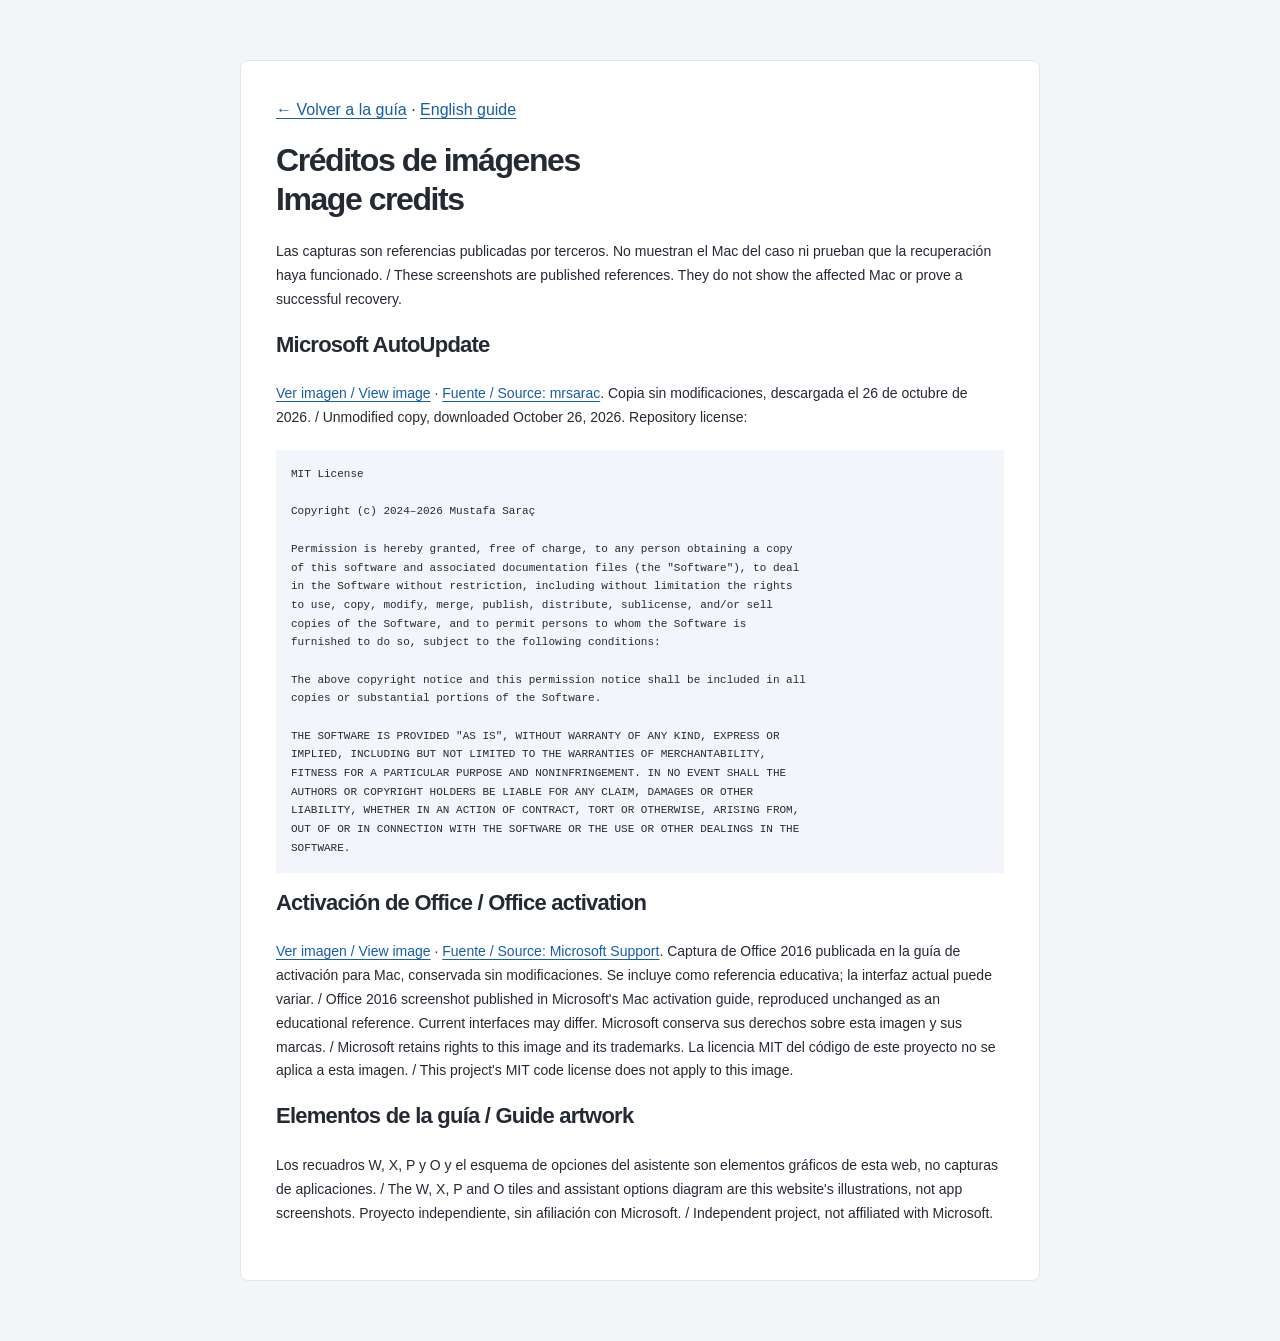
<file: docs/assets/credits.html>
<!doctype html><html lang="es"><head><meta charset="utf-8"><meta name="viewport" content="width=device-width, initial-scale=1"><title>Créditos de imágenes / Image credits</title><link rel="stylesheet" href="../style.css"><link rel="icon" href="favicon.svg"></head><body><main class="credits-page"><a href="../">← Volver a la guía</a> · <a href="../en/">English guide</a><h1>Créditos de imágenes<br>Image credits</h1><p>Las capturas son referencias publicadas por terceros. No muestran el Mac del caso ni prueban que la recuperación haya funcionado. / These screenshots are published references. They do not show the affected Mac or prove a successful recovery.</p><h2>Microsoft AutoUpdate</h2><p><a href="autoupdate.png">Ver imagen / View image</a> · <a href="https://github.com/mrsarac/microsoft-update-remover/blob/master/Microfost-AutoUpdate-Window.png">Fuente / Source: mrsarac</a>. Copia sin modificaciones, descargada el 26 de octubre de 2026. / Unmodified copy, downloaded October 26, 2026. Repository license:</p><pre>MIT License

Copyright (c) 2024–2026 Mustafa Saraç

Permission is hereby granted, free of charge, to any person obtaining a copy
of this software and associated documentation files (the &quot;Software&quot;), to deal
in the Software without restriction, including without limitation the rights
to use, copy, modify, merge, publish, distribute, sublicense, and/or sell
copies of the Software, and to permit persons to whom the Software is
furnished to do so, subject to the following conditions:

The above copyright notice and this permission notice shall be included in all
copies or substantial portions of the Software.

THE SOFTWARE IS PROVIDED &quot;AS IS&quot;, WITHOUT WARRANTY OF ANY KIND, EXPRESS OR
IMPLIED, INCLUDING BUT NOT LIMITED TO THE WARRANTIES OF MERCHANTABILITY,
FITNESS FOR A PARTICULAR PURPOSE AND NONINFRINGEMENT. IN NO EVENT SHALL THE
AUTHORS OR COPYRIGHT HOLDERS BE LIABLE FOR ANY CLAIM, DAMAGES OR OTHER
LIABILITY, WHETHER IN AN ACTION OF CONTRACT, TORT OR OTHERWISE, ARISING FROM,
OUT OF OR IN CONNECTION WITH THE SOFTWARE OR THE USE OR OTHER DEALINGS IN THE
SOFTWARE.
</pre><h2>Activación de Office / Office activation</h2><p><a href="sign-in.png">Ver imagen / View image</a> · <a href="https://support.microsoft.com/en-us/microsoft-365-activation-licensing/office-install/activate-office-for-mac">Fuente / Source: Microsoft Support</a>. Captura de Office 2016 publicada en la guía de activación para Mac, conservada sin modificaciones. Se incluye como referencia educativa; la interfaz actual puede variar. / Office 2016 screenshot published in Microsoft's Mac activation guide, reproduced unchanged as an educational reference. Current interfaces may differ. Microsoft conserva sus derechos sobre esta imagen y sus marcas. / Microsoft retains rights to this image and its trademarks. La licencia MIT del código de este proyecto no se aplica a esta imagen. / This project's MIT code license does not apply to this image.</p><h2>Elementos de la guía / Guide artwork</h2><p>Los recuadros W, X, P y O y el esquema de opciones del asistente son elementos gráficos de esta web, no capturas de aplicaciones. / The W, X, P and O tiles and assistant options diagram are this website's illustrations, not app screenshots. Proyecto independiente, sin afiliación con Microsoft. / Independent project, not affiliated with Microsoft.</p></main></body></html>
</file>
<file: docs/style.css>
:root {
  --blue:#165dab;
  --blue-dark:#10487f;
  --ink:#242a33;
  --muted:#5b6470;
  --line:#e1e5eb;
  --canvas:#f3f5f8;
  --soft:#edf4fc;
  --radius:8px;
}
* {
  box-sizing:border-box;
}
html {
  scroll-behavior:smooth;
  scroll-padding-top:80px;
}
body {
  margin:0;
  background:var(--canvas);
  color:var(--ink);
  font-family:'Segoe UI Variable','Segoe UI',-apple-system,BlinkMacSystemFont,sans-serif;
  font-size:16px;
  line-height:1.7;
}
a {
  color:var(--blue);
  text-underline-offset:3px;
}
a:hover {
  color:var(--blue-dark);
}
button,a,input {
  touch-action:manipulation;
}
button,a {
  transition:background .16s,color .16s,box-shadow .16s,transform .16s;
}
a:focus-visible,button:focus-visible,input:focus-visible {
  outline:3px solid #2976cc;
  outline-offset:4px;
}
button {
  font:inherit;
  cursor:pointer;
}
p {
  margin:0 0 20px;
  text-wrap:pretty;
}
h1,h2,h3,h4 {
  line-height:1.22;
  text-wrap:balance;
}
h1 {
  font-size:clamp(35px,3.8vw,54px);
  letter-spacing:-.045em;
  font-weight:650;
  margin:18px 0 21px;
  max-width:650px;
}
h2 {
  font-size:32px;
  letter-spacing:-.035em;
  font-weight:650;
  margin:17px 0 24px;
}
h3 {
  font-size:20px;
  font-weight:650;
  margin:30px 0 13px;
  letter-spacing:-.015em;
}
h4 {
  font-size:16px;
  margin:26px 0 12px;
  font-weight:650;
}
code {
  font-family:Consolas,'SFMono-Regular',monospace;
  font-size:.86em;
  overflow-wrap:anywhere;
}
p code {
  background:#eff2f6;
  border-radius:4px;
  padding:2px 5px;
}
.wrap {
  width:min(1184px,calc(100% - 80px));
  margin-inline:auto;
}
.topbar {
  background:#164c88;
  color:white;
}
.topbar-inner {
  width:min(1312px,calc(100% - 64px));
  height:60px;
  margin:auto;
  display:flex;
  align-items:center;
  gap:24px;
}
.brand {
  display:flex;
  gap:12px;
  align-items:center;
  color:white;
  text-decoration:none;
  font-size:18px;
  font-weight:600;
  letter-spacing:-.02em;
}
.brand:hover {
  color:white;
}
.brand-symbol {
  display:grid;
  place-items:center;
  border:1px solid #ffffff70;
  border-radius:5px;
  background:#ffffff15;
  width:31px;
  height:33px;
  font-size:25px;
  font-weight:400;
}
.independent {
  font-size:12px;
  border-left:1px solid #ffffff45;
  padding-left:22px;
  color:#e1ebf7;
}
.topbar nav {
  display:flex;
  gap:24px;
  margin-left:auto;
  align-items:center;
  font-size:13px;
}
.topbar nav a {
  color:white;
  text-decoration:none;
  padding:6px 0;
}
.topbar nav a:hover {
  text-decoration:underline;
}
.topbar a:focus-visible {
  outline-color:white;
}
.ribbon {
  background:#fff;
  border-bottom:1px solid #dce1e8;
  position:sticky;
  top:0;
  z-index:3;
  box-shadow:0 2px 7px #1b365508;
}
.ribbon>div {
  width:min(1184px,calc(100% - 80px));
  margin:auto;
  display:flex;
  gap:32px;
  overflow-x:auto;
  scrollbar-width:thin;
}
.ribbon a {
  font-size:14px;
  white-space:nowrap;
  text-decoration:none;
  color:#47515f;
  padding:13px 2px 11px;
  border-bottom:3px solid transparent;
}
.ribbon a:hover,.ribbon a[aria-current] {
  color:var(--blue);
  border-bottom-color:var(--blue);
}
.hero {
  display:grid;
  grid-template-columns:minmax(0,1.14fr) minmax(0,1fr);
  gap:62px;
  padding-block:49px 42px;
  align-items:center;
}
.breadcrumb {
  font-size:12px;
  color:#687384;
  margin-bottom:25px;
}
.breadcrumb span {
  padding-inline:9px;
  color:#a1a9b4;
}
.product-label {
  font-size:12px;
  font-weight:600;
  color:#175598;
  display:flex;
  gap:9px;
  align-items:center;
}
.product-label:before {
  content:'';
  width:6px;
  height:6px;
  background:#cf4c27;
  border-radius:2px;
}
.intro {
  font-size:17px;
  line-height:1.75;
  color:#556172;
  max-width:600px;
}
.actions {
  display:flex;
  align-items:center;
  gap:23px;
  flex-wrap:wrap;
  margin:28px 0 31px;
}
.button {
  display:inline-flex;
  align-items:center;
  justify-content:center;
  gap:25px;
  padding:11px 19px;
  background:var(--blue);
  border:1px solid #104d90;
  border-radius:5px;
  box-shadow:0 2px 3px #122c4a12;
  color:white;
  text-decoration:none;
  font-size:14px;
  font-weight:600;
  line-height:1.5;
}
.button:hover {
  background:var(--blue-dark);
  color:white;
  box-shadow:0 3px 7px #122c4a20;
}
.button:active,button:active {
  transform:translateY(1px);
}
.button.small {
  font-size:13px;
  padding:9px 15px;
}
.download-link {
  font-size:14px;
  text-decoration:none;
  font-weight:600;
}
.download-link:hover {
  text-decoration:underline;
}
.byline {
  display:flex;
  gap:11px;
  align-items:center;
}
.avatar {
  display:grid;
  place-items:center;
  flex-shrink:0;
  width:34px;
  height:34px;
  background:#e2eaf4;
  color:#315783;
  border-radius:50%;
  font-size:14px;
  font-weight:600;
}
.byline strong {
  font-size:12px;
  font-weight:600;
  display:block;
  color:#465264;
}
.byline div>span {
  font-size:11px;
  color:#697482;
  display:block;
  margin-top:1px;
}
.hero-visual {
  background:linear-gradient(145deg,#e8f0fa,#f6f9fe 52%,#e5edf7);
  border:1px solid #dce5f0;
  border-radius:16px;
  padding:23px 23px 20px;
  position:relative;
  box-shadow:0 15px 40px -25px #31598745;
}
.visual-header {
  display:flex;
  justify-content:space-between;
  align-items:center;
  font-size:12px;
  color:#495d73;
}
.visual-header strong {
  font-weight:600;
}
.visual-header>span {
  font-size:11px;
  padding:2px 7px;
  border:1px solid #c4d2e2;
  border-radius:4px;
}
.app-row {
  display:flex;
  gap:18px;
  margin:27px 0 22px;
  align-items:center;
}
.app-chip {
  width:52px;
  height:56px;
  position:relative;
  display:grid;
  place-items:center;
  border-radius:7px;
  background:var(--app);
  box-shadow:7px 6px 0 -2px var(--app-light),0 6px 9px -4px #15324e40;
  color:white;
  font-size:25px;
  font-weight:650;
}
.app-chip:before {
  content:'';
  position:absolute;
  inset:0 0 50% 0;
  background:#ffffff18;
  border-radius:7px 7px 0 0;
}
.app-chip>span {
  position:relative;
}
.word {
  --app:#185abd;
  --app-light:#b4d1f5;
}
.excel {
  --app:#187447;
  --app-light:#a9d9bf;
}
.powerpoint {
  --app:#c34829;
  --app-light:#f0c2b5;
}
.outlook {
  --app:#087bbd;
  --app-light:#b7dff5;
}
.visual-label {
  font-size:13px;
  font-weight:600;
  margin:24px 0 12px;
  color:#46566c;
}
.screenshot {
  margin:24px 0;
}
.zoom-image {
  display:block;
  position:relative;
  background:#fff;
  border:1px solid #dce0e7;
  border-radius:7px;
  overflow:hidden;
  box-shadow:0 5px 14px -10px #28446a55;
}
.zoom-image img {
  display:block;
  width:100%;
  height:auto;
}
.zoom-label {
  position:absolute;
  right:10px;
  bottom:10px;
  padding:4px 9px;
  font-size:11px;
  line-height:1.5;
  color:#273f5f;
  background:#ffffffed;
  border:1px solid #dce4ef;
  border-radius:4px;
  box-shadow:0 2px 6px #243c5b12;
}
.zoom-image:hover .zoom-label {
  color:#134c89;
  background:#f0f6ff;
}
.screenshot figcaption {
  font-size:11px;
  line-height:1.6;
  color:#6b7685;
  margin-top:10px;
}
.mau-shot {
  margin:0 0 20px;
}
.mau-shot figcaption {
  font-size:10px;
}
.mau-shot .zoom-label {
  font-size:10px;
  padding:3px 7px;
  bottom:7px;
  right:7px;
}
.version-card {
  display:flex;
  gap:13px;
  align-items:center;
  background:#ffffffde;
  padding:14px;
  border-radius:7px;
  border:1px solid #e5ebf3;
  box-shadow:0 3px 8px #36527305;
}
.version-icon {
  font-size:25px;
  background:#edf4fc;
  border-radius:7px;
  width:38px;
  height:38px;
  display:grid;
  place-items:center;
  color:var(--blue);
  flex-shrink:0;
}
.version-card small {
  display:block;
  font-size:10px;
  color:#58667a;
}
.version-card strong {
  display:block;
  font-size:24px;
  font-weight:650;
  line-height:1.4;
  letter-spacing:-.03em;
}
.version-card div>span {
  font-size:10px;
  color:#69788b;
  display:block;
}
.version-build {
  margin-left:auto;
  align-self:flex-end;
  font-family:Consolas,monospace;
  font-size:10px;
  color:#6c7b8d;
}
.preview-note {
  display:flex;
  gap:13px;
  background:#fff9ed;
  border:1px solid #e9dfc7;
  border-radius:7px;
  padding:14px 18px;
  font-size:12px;
  line-height:1.7;
  color:#60563f;
}
.preview-note p {
  margin:0;
}
.preview-note strong {
  font-weight:650;
}
.info-icon {
  width:17px;
  height:17px;
  flex-shrink:0;
  border:1.5px solid #947126;
  border-radius:50%;
  display:grid;
  place-items:center;
  font:600 12px Georgia,serif;
  color:#947126;
  margin-top:2px;
}
.guide-layout {
  margin-top:43px;
  margin-bottom:70px;
}
.toc {
  position:sticky;
  top:78px;
  padding-top:7px;
}
.toc>p {
  font-size:12px;
  font-weight:600;
  color:#758092;
  margin:0 0 17px 10px;
}
.toc nav {
  display:grid;
  gap:4px;
}
.toc nav a {
  display:flex;
  gap:13px;
  align-items:center;
  padding:9px 11px;
  border-radius:5px;
  text-decoration:none;
  font-size:13px;
  color:#5c6776;
  border-left:2px solid transparent;
}
.toc nav a span {
  font-size:10px;
  font-variant-numeric:tabular-nums;
  color:#8b94a0;
}
.toc nav a[aria-current] {
  background:#e5edf8;
  color:#16599f;
  border-left-color:#2167ae;
}
.toc nav a:hover {
  background:#e8edf4;
}
.sidebar-download {
  display:flex;
  align-items:center;
  gap:12px;
  padding:18px 9px;
  margin:24px 0 0;
  border-top:1px solid #dce2e9;
  text-decoration:none;
}
.sidebar-download>span:first-child {
  font-size:22px;
}
.sidebar-download strong {
  font-size:12px;
  font-weight:600;
  display:block;
}
.sidebar-download small {
  font-size:10px;
  color:#778292;
  display:block;
  margin-top:2px;
}
.code-link {
  font-size:11px;
  margin-left:10px;
  color:#687487;
  text-decoration:none;
}
.document {
  background:white;
  border:1px solid #e1e5eb;
  border-radius:9px;
  padding:47px 56px 20px;
  box-shadow:0 4px 16px #16355604;
  max-width:900px;
  margin-inline:auto;
  min-width:0;
}
.guide-section {
  padding-bottom:43px;
  margin-bottom:42px;
  border-bottom:1px solid #e5e8ed;
  scroll-margin-top:80px;
}
.guide-section:last-child {
  border:0;
  margin-bottom:0;
}
.section-label {
  display:none;
}
.section-label>span {
  color:#798391;
  font-weight:500;
}
.document p {
  color:#555f6d;
  font-size:15px;
  line-height:1.85;
}
.licensing-compare {
  display:grid;
  grid-template-columns:1fr 1fr;
  gap:1px;
  margin:28px 0;
  overflow:hidden;
  border:1px solid #dce3ec;
  border-radius:7px;
  background:#dce3ec;
}
.licensing-compare>div {
  background:#f7f9fc;
  padding:22px;
}
.licensing-compare strong,
.licensing-compare span {
  display:block;
}
.licensing-compare strong {
  color:#244f7e;
  font-size:15px;
  font-weight:650;
}
.licensing-compare span {
  margin:3px 0 12px;
  color:#6f7b8a;
  font-size:11px;
}
.licensing-compare p {
  margin:0;
  font-size:13px;
  line-height:1.7;
}
.explanation {
  background:#f0f6fd;
  border-left:3px solid #4b87c5;
  padding:20px 23px;
  margin:27px 0 30px;
  border-radius:0 6px 6px 0;
}
.explanation h3 {
  margin:0 0 10px;
  font-size:16px;
}
.explanation p {
  font-size:14px;
  margin:0;
}
.plan {
  list-style:none;
  padding:0;
  margin:25px 0 0;
}
.plan li {
  display:flex;
  gap:18px;
  padding:17px 0;
  border-bottom:1px solid #e7ebef;
}
.plan li:last-child {
  border-bottom:0;
  padding-bottom:0;
}
.plan-number {
  width:31px;
  height:31px;
  display:grid;
  place-items:center;
  border-radius:6px;
  background:#eef4fb;
  color:#2866a6;
  font-size:11px;
  font-weight:650;
  flex-shrink:0;
}
.plan strong {
  font-size:15px;
  font-weight:600;
}
.plan p {
  font-size:13px;
  margin:3px 0 0;
}
.checklist {
  border:1px solid #e0e6ed;
  border-radius:7px;
  overflow:hidden;
  margin-top:24px;
}
.checklist-heading {
  display:flex;
  justify-content:space-between;
  gap:15px;
  background:#f7f9fc;
  padding:13px 18px;
  font-size:12px;
  border-bottom:1px solid #e0e6ed;
}
.checklist-heading strong {
  font-weight:600;
}
.checklist-heading output {
  font-size:11px;
  color:#65758a;
  font-variant-numeric:tabular-nums;
}
.check-item {
  display:flex;
  gap:13px;
  padding:18px;
  border-bottom:1px solid #e6eaf0;
  cursor:pointer;
}
.check-item:last-child {
  border:0;
}
.check-item:hover {
  background:#fbfcfe;
}
.check-item input {
  accent-color:#2369b3;
  width:17px;
  height:17px;
  flex-shrink:0;
  margin:4px 0 0;
  cursor:pointer;
}
.check-item strong {
  display:block;
  font-size:14px;
  font-weight:600;
  line-height:1.55;
}
.check-item span>span {
  display:block;
  font-size:12px;
  color:#687484;
  line-height:1.75;
  margin-top:6px;
}
.check-item:has(input:checked) {
  background:#f5f9ff;
}
.document .caption {
  font-size:11px;
  line-height:1.7;
  color:#77818e;
  margin-top:10px;
}
.text-link {
  font-size:13px;
  font-weight:600;
  text-decoration:none;
}
.text-link:hover {
  text-decoration:underline;
}
.step {
  display:grid;
  grid-template-columns:29px minmax(0,1fr);
  gap:17px;
  margin:35px 0 38px;
}
.step-number {
  display:grid;
  place-items:center;
  width:28px;
  height:28px;
  background:#eaf2fc;
  color:#1d62a7;
  border:1px solid #d9e6f6;
  border-radius:50%;
  font-size:12px;
  font-weight:600;
  margin-top:1px;
}
.step h3 {
  margin:2px 0 16px;
  font-size:19px;
}
.step p {
  font-size:14px;
}
.launcher {
  border:1px solid #dce4ed;
  border-radius:6px;
  overflow:hidden;
  margin-top:20px;
  background:#fafbfd;
}
.launcher-title {
  font-size:11px;
  font-weight:600;
  color:#5d6d81;
  padding:10px 15px;
  background:#edf2f8;
}
.launcher-row {
  font-size:13px;
  padding:10px 15px;
  border-top:1px solid #e8edf3;
  display:flex;
  gap:13px;
  align-items:center;
}
.launcher-row>span {
  font-size:10px;
  color:#8a95a3;
}
.command {
  background:#f6f8fb;
  border:1px solid #dde3eb;
  border-radius:6px;
  margin:19px 0 24px;
  overflow:hidden;
}
.command-bar {
  display:flex;
  align-items:center;
  justify-content:space-between;
  gap:15px;
  padding:7px 12px;
  border-bottom:1px solid #e1e6ee;
  font-size:10px;
  color:#68788b;
  background:#eef2f7;
}
.command button {
  background:#fff;
  color:#3c587b;
  border:1px solid #d3dce8;
  padding:3px 10px;
  font-size:10px;
  border-radius:4px;
  line-height:1.6;
  min-width:56px;
}
.command button:hover {
  background:#e7f0fc;
}
.command>code {
  display:block;
  font-size:12px;
  color:#204573;
  padding:16px;
  white-space:pre-wrap;
  word-break:break-word;
  line-height:1.9;
}
.action-list {
  padding-left:19px;
  color:#596575;
  font-size:13px;
  line-height:1.8;
}
.action-list li {
  padding-left:4px;
  margin:9px 0;
}
.note {
  padding:13px 16px;
  background:#f7f8fa;
  border-radius:5px;
}
.document .note {
  font-size:12px;
}
.signin-shot {
  max-width:480px;
  margin:24px 0;
}
.signin-shot .zoom-image {
  padding:16px;
  background:#f5f7fb;
}
.signin-shot img {
  border:1px solid #e7ebf0;
}
.signin-shot figcaption {
  font-size:11px;
}
.standalone {
  padding:23px;
  background:#f8fafc;
  border:1px solid #e4e9ef;
  border-radius:7px;
}
.standalone h3 {
  margin-top:0;
  font-size:17px;
}
.standalone p {
  font-size:13px;
}
.standalone .command {
  margin-bottom:0;
}
.copy-status {
  font-size:12px!important;
  color:#225996!important;
  min-height:0;
  margin:10px 0 0;
}
.copy-status:empty {
  display:none;
}
.backup {
  background:#f6f8fb;
  border:1px solid #e2e8f0;
  border-radius:7px;
  padding:23px;
  margin:26px 0 32px;
}
.backup h3 {
  margin-top:0;
  font-size:17px;
}
.backup p {
  font-size:13px;
}
.backup>code {
  display:block;
  font-size:11px;
  background:white;
  border:1px solid #e6ebf1;
  border-radius:4px;
  padding:10px 12px;
  margin-top:8px;
  color:#4c617c;
}
.document .security-note {
  border-left:3px solid #c2973a;
  background:#fcf8ef;
  padding:16px 19px;
  font-size:13px;
  border-radius:0 6px 6px 0;
  margin-top:26px;
}
.sources {
  list-style:none;
  padding:0;
  margin:25px 0;
}
.sources li {
  border-bottom:1px solid #e7ebf0;
}
.sources li:first-child {
  border-top:1px solid #e7ebf0;
}
.sources a {
  display:flex;
  align-items:center;
  justify-content:space-between;
  gap:20px;
  padding:16px 2px;
  text-decoration:none;
}
.sources strong {
  display:block;
  font-size:13px;
  font-weight:600;
  color:#345f8d;
}
.sources small {
  display:block;
  font-size:11px;
  color:#7a8492;
  margin-top:4px;
}
.sources a>span:last-child {
  font-size:16px;
  color:#637c99;
}
.sources a:hover strong {
  text-decoration:underline;
}
.evidence {
  padding:20px 0 10px;
}
.evidence h3 {
  font-size:17px;
  margin-top:0;
}
.evidence p {
  font-size:13px;
}
footer {
  display:flex;
  justify-content:space-between;
  gap:32px;
  border-top:1px solid #dce2e9;
  padding-block:28px 36px;
  align-items:start;
}
.footer-brand {
  font-size:14px;
  font-weight:600;
  text-decoration:none;
  color:#475b73;
}
footer p {
  font-size:11px;
  color:#7b8593;
  margin:7px 0 0;
  max-width:430px;
}
footer nav {
  display:flex;
  gap:18px;
  flex-wrap:wrap;
  padding-top:4px;
  justify-content:flex-end;
}
footer nav a {
  font-size:11px;
  text-decoration:none;
  color:#65748a;
}
.image-dialog {
  border:1px solid #d4dde8;
  border-radius:10px;
  padding:42px 22px 20px;
  max-width:min(1100px,94vw);
  max-height:92vh;
  overflow:auto;
  box-shadow:0 20px 80px #10203755;
  background:#f7f9fc;
}
.image-dialog::backdrop {
  background:#14273eaa;
  backdrop-filter:blur(4px);
}
.image-dialog>img {
  display:block;
  max-width:100%;
  max-height:72vh;
  object-fit:contain;
  margin:auto;
}
.image-dialog>p {
  font-size:12px;
  color:#5c6b7e;
  margin:15px 0 0;
  max-width:850px;
}
.dialog-close {
  position:absolute;
  top:8px;
  right:10px;
  border:0;
  background:transparent;
  color:#4a5d74;
  font-size:26px;
  line-height:28px;
  width:30px;
  border-radius:4px;
}
.dialog-close:hover {
  background:#e3eaf3;
}
.skip {
  position:absolute;
  left:15px;
  top:-100px;
  padding:10px;
  background:white;
  z-index:5;
  color:var(--blue);
}
.skip:focus {
  top:10px;
}
.credits-page {
  max-width:800px;
  margin:60px auto;
  padding:35px;
  background:white;
  border:1px solid var(--line);
  border-radius:8px;
}
.credits-page h1 {
  font-size:32px;
}
.credits-page h2 {
  font-size:22px;
}
.credits-page p {
  font-size:14px;
}
.credits-page pre {
  white-space:pre-wrap;
  font-size:11px;
  background:#f2f5f9;
  padding:15px;
}
@media(min-width:1450px) {
  .hero {
    gap:80px;
    padding-block:60px 48px;
  }
}
@media(max-width:1050px) {
  .wrap {
    width:calc(100% - 48px);
  }
  .ribbon>div {
    width:calc(100% - 48px);
  }
  .hero {
    gap:30px;
    grid-template-columns:1.1fr 1fr;
  }
  .hero-visual {
    padding:18px;
  }
  .app-chip {
    width:40px;
    height:44px;
    font-size:21px;
  }
  .app-row {
    gap:15px;
  }
  .version-build {
    display:none;
  }
  .document {
    padding:35px 32px 15px;
  }
  .toc nav a {
    font-size:12px;
    gap:9px;
    padding-inline:7px;
  }
  .sidebar-download {
    gap:7px;
    padding-inline:6px;
  }
  .sidebar-download strong {
    font-size:11px;
  }
  .byline div>span {
    font-size:10px;
  }
  .actions {
    gap:16px;
  }
  .download-link {
    font-size:12px;
  }
}
@media(max-width:800px) {
  .topbar-inner {
    width:calc(100% - 40px);
    gap:16px;
  }
  .independent {
    display:none;
  }
  .hero {
    grid-template-columns:1fr;
    gap:32px;
    padding-top:30px;
  }
  .hero-copy {
    max-width:620px;
  }
  .hero-visual {
    display:grid;
    grid-template-columns:1fr 1fr;
    gap:0 24px;
    padding:22px;
  }
  .visual-header {
    grid-column:1/-1;
  }
  .app-row {
    grid-column:1;
    grid-row:2;
    margin:22px 0;
  }
  .visual-label {
    grid-column:1;
    margin:0 0 13px;
  }
  .mau-shot {
    grid-column:2;
    grid-row:2/5;
    align-self:center;
    margin:0;
  }
  .version-card {
    grid-column:1;
    grid-row:4;
    padding:12px;
  }
  .version-icon {
    display:none;
  }
  .version-card strong {
    font-size:22px;
  }
  .guide-layout {
    margin-top:27px;
  }
  .toc {
    position:static;
    display:none;
  }
  .document {
    padding:35px 40px 15px;
  }
  .ribbon>div {
    gap:25px;
  }
  .preview-note {
    font-size:12px;
  }
  h1 {
    max-width:650px;
    font-size:42px;
  }
  footer {
    gap:25px;
    flex-direction:column;
  }
  footer nav {
    justify-content:flex-start;
  }
  .byline div>span {
    font-size:11px;
  }
}
@media(max-width:520px) {
  .wrap {
    width:calc(100% - 32px);
  }
  .topbar-inner {
    height:57px;
    width:calc(100% - 32px);
  }
  .brand {
    font-size:15px;
    gap:9px;
  }
  .brand-symbol {
    width:27px;
    height:29px;
    font-size:21px;
  }
  .topbar nav {
    gap:14px;
    font-size:12px;
  }
  .topbar nav a:first-child {
    display:none;
  }
  .ribbon>div {
    width:calc(100% - 32px);
    gap:22px;
  }
  .ribbon a {
    font-size:12px;
    padding-block:11px 9px;
  }
  .hero {
    padding-top:24px;
    padding-bottom:25px;
    gap:26px;
  }
  h1 {
    font-size:36px;
    line-height:1.15;
    letter-spacing:-.04em;
    margin-top:14px;
  }
  .breadcrumb {
    font-size:11px;
    margin-bottom:20px;
  }
  .product-label {
    font-size:11px;
  }
  .intro {
    font-size:15px;
    line-height:1.8;
  }
  .actions {
    margin:23px 0 25px;
    gap:18px;
  }
  .button {
    font-size:12px;
    gap:13px;
    padding:10px 13px;
  }
  .download-link {
    font-size:12px;
  }
  .byline div>span {
    font-size:10px;
  }
  .hero-visual {
    display:block;
    padding:19px;
    border-radius:11px;
  }
  .visual-header {
    font-size:11px;
  }
  .app-row {
    margin:22px 0 23px;
    gap:17px;
  }
  .app-chip {
    width:43px;
    height:45px;
  }
  .visual-label {
    margin-bottom:12px;
  }
  .mau-shot {
    margin-bottom:17px;
  }
  .version-card {
    padding:12px;
  }
  .version-icon {
    display:grid;
    width:34px;
    height:34px;
    font-size:23px;
  }
  .version-build {
    display:block;
    font-size:9px;
  }
  .version-card small {
    font-size:9px;
  }
  .version-card div>span {
    font-size:9px;
  }
  .preview-note {
    padding:13px;
    gap:10px;
    font-size:11px;
  }
  .document {
    padding:28px 20px 5px;
    border-radius:7px;
  }
  .licensing-compare {
    grid-template-columns:1fr;
  }
  .guide-section {
    padding-bottom:30px;
    margin-bottom:31px;
  }
  .section-label {
    font-size:10px;
  }
  h2 {
    font-size:27px;
    margin-top:13px;
  }
  .document p {
    font-size:14px;
    line-height:1.85;
  }
  h3 {
    font-size:18px;
  }
  .explanation {
    padding:17px;
  }
  .explanation h3 {
    font-size:15px;
  }
  .explanation p {
    font-size:13px;
  }
  .plan p {
    font-size:12px;
  }
  .plan li {
    gap:13px;
  }
  .check-item {
    padding:15px 13px;
    gap:11px;
  }
  .check-item strong {
    font-size:13px;
  }
  .check-item span>span {
    font-size:12px;
  }
  .checklist-heading {
    padding-inline:13px;
    font-size:11px;
  }
  .step {
    grid-template-columns:23px minmax(0,1fr);
    gap:10px;
    margin-block:29px;
  }
  .step-number {
    width:23px;
    height:23px;
    font-size:10px;
  }
  .step h3 {
    font-size:17px;
  }
  .step p {
    font-size:13px;
  }
  .command>code {
    font-size:11px;
    padding:12px;
  }
  .standalone {
    padding:16px;
  }
  .backup {
    padding:16px;
  }
  .backup>code {
    font-size:10px;
  }
  .signin-shot .zoom-image {
    padding:8px;
  }
  .zoom-label {
    font-size:9px;
  }
  .document .caption {
    font-size:10px;
  }
  .security-note {
    padding:14px!important;
    font-size:12px!important;
  }
  .sources strong {
    font-size:12px;
  }
  .sources small {
    font-size:10px;
  }
  .evidence p {
    font-size:12px;
  }
  .guide-layout {
    margin-bottom:38px;
  }
  .credits-page {
    margin:20px 16px;
    padding:22px;
  }
  .credits-page h1 {
    font-size:27px;
  }
  footer {
    padding-top:24px;
  }
  footer nav {
    gap:16px;
  }
  .image-dialog {
    padding:42px 10px 15px;
  }
  .image-dialog>p {
    font-size:11px;
  }
}
@media(prefers-reduced-motion:reduce) {
  html {
    scroll-behavior:auto;
  }
  button,a {
    transition:none;
  }
}
</file>
